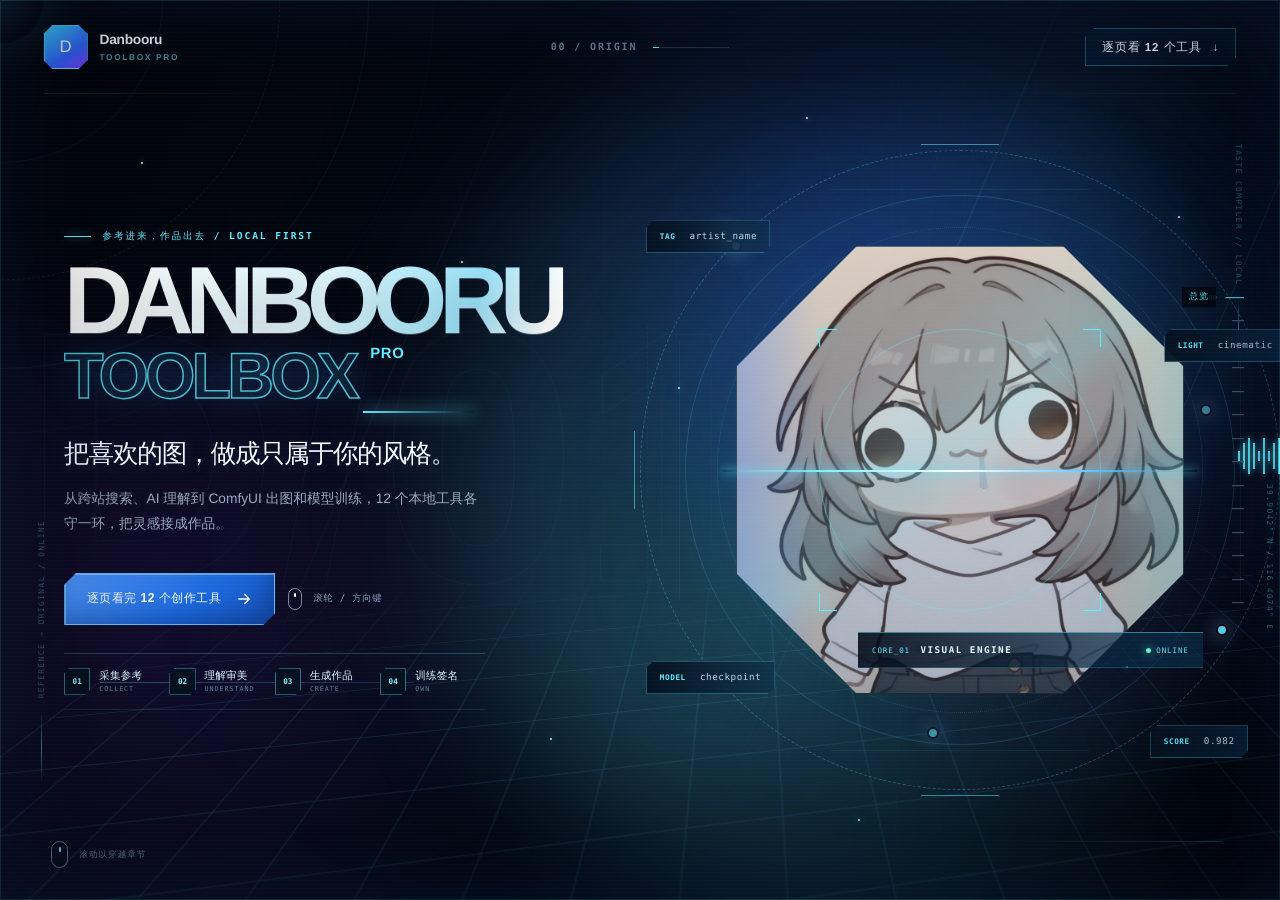
<file: index.html>
<!doctype html>
<html lang="zh-CN">
  <head>
    <meta charset="UTF-8" />
    <meta name="viewport" content="width=device-width, initial-scale=1.0, viewport-fit=cover" />
    <meta
      name="description"
      content="把喜欢的参考图做成只属于你的风格。Danbooru Toolbox Pro 把搜图、读图、ComfyUI 出图与 LoRA 训练连成一条本地创作工作流。"
    />
    <meta name="theme-color" content="#07101f" />
    <link rel="icon" type="image/png" href="./assets/logo--q2vQ9s1.png" />
    <title>Danbooru Toolbox Pro｜标签与图片助手</title>
    <script type="module"  src="./assets/promo-DiBejvJu.js"></script>
    <link rel="modulepreload"  href="./assets/rolldown-runtime-aKtaBQYM.js">
    <link rel="modulepreload"  href="./assets/modulepreload-polyfill-Dezn_h7o.js">
    <link rel="modulepreload"  href="./assets/gsap-vendor-B0QPNdJ0.js">
    <link rel="modulepreload"  href="./assets/react-vendor-CILzqOOf.js">
    <link rel="stylesheet"  href="./assets/promo-DQbBI6Af.css">
  </head>
  <body>
    <div id="promo-root"></div>
  </body>
</html>
</file>
<file: assets/promo-DQbBI6Af.css>
:root{--lightningcss-light: ;--lightningcss-dark:initial;color-scheme:dark;font-synthesis:none;text-rendering:geometricprecision;--promo-bg:#02040a;--promo-surface:#07111f;--promo-ink:#f7fbff;--promo-muted:#88a0ba;--promo-line:#74dcff33;--promo-accent:#3478ff;--promo-accent-bright:#61ecff;--promo-violet:#9d5cff;--promo-warm:#efc2a9;--promo-display:"Bahnschrift Condensed", "Arial Narrow", "Microsoft YaHei", sans-serif;--promo-body:"Segoe UI Variable Display", "Microsoft YaHei UI", "Microsoft YaHei", sans-serif;--promo-mono:"Cascadia Code", "SFMono-Regular", Consolas, monospace;--material-face:#060d17f0;--material-face-deep:#01050bfa;--material-edge:#daf4ff38;--material-edge-top:#effcff61;--material-contact:#00070fe0;--material-shadow:#0000008f;font-family:Segoe UI,Microsoft YaHei,system-ui,-apple-system,sans-serif}*{box-sizing:border-box}html,body,#promo-root{width:100%;min-width:100%;max-width:none}html{background:var(--promo-bg);scroll-behavior:smooth;min-width:320px;min-height:100%}html.promo-enhanced,html.promo-enhanced body{overscroll-behavior:none;height:100%;overflow:hidden}body{min-width:320px;min-height:100%;color:var(--promo-ink);font-family:var(--promo-body);background:#02040a;margin:0;overflow-x:hidden}#promo-root{background:#02040a;min-height:100%}button,a{color:inherit;font:inherit}button{border:0}a{text-decoration:none}button:focus-visible,a:focus-visible,[data-scene-heading]:focus-visible{outline:2px solid var(--promo-accent-bright);outline-offset:5px}[data-scene-heading]:focus{scroll-margin-top:7rem}.promo-root{--pointer-x:0;--pointer-y:0;--scene-a-rgb:97, 236, 255;--scene-b-rgb:52, 120, 255;isolation:isolate;background:radial-gradient(circle at calc(73% + var(--pointer-x) * 5%) calc(42% + var(--pointer-y) * 5%), #3175ff3d, transparent 30%), radial-gradient(circle at 12% 68%, #8335ff1f, transparent 31%), linear-gradient(122deg, #02040a 0%, #040914 43%, #020712 72%, #010207 100%);width:100%;min-width:100%;max-width:none;min-height:100svh;position:relative;overflow:clip}.promo-root[data-active-index="1"]{--scene-a-rgb:54, 223, 255;--scene-b-rgb:41, 101, 255}.promo-root[data-active-index="2"]{--scene-a-rgb:120, 226, 255;--scene-b-rgb:137, 76, 255}.promo-root[data-active-index="3"]{--scene-a-rgb:75, 231, 255;--scene-b-rgb:83, 83, 255}.promo-root[data-active-index="4"]{--scene-a-rgb:93, 255, 215;--scene-b-rgb:38, 143, 255}.promo-root[data-active-index="5"]{--scene-a-rgb:221, 252, 255;--scene-b-rgb:91, 104, 255}.promo-root:before{z-index:50;content:"";pointer-events:none;mix-blend-mode:screen;background:repeating-linear-gradient(#ffffff03 0 1px,#0000 1px 4px);position:fixed;inset:0}.promo-root:after{z-index:90;box-shadow:inset 0 0 90px rgba(var(--scene-b-rgb), .11), inset 0 0 190px #00000070;content:"";pointer-events:none;border:1px solid #61ecff21;position:fixed;inset:0}.ambient-tech{z-index:-1;pointer-events:none;width:100vw;min-width:100%;position:fixed;inset:0;overflow:hidden}.ambient-grid{z-index:1;opacity:.3;transform:translate3d(calc(var(--pointer-x) * -16px), calc(var(--pointer-y) * -12px), 0);background-image:linear-gradient(#46b9ff1c 1px,#0000 1px),linear-gradient(90deg,#46b9ff1c 1px,#0000 1px);background-position:50%;background-size:72px 72px;position:absolute;inset:0;-webkit-mask-image:radial-gradient(at 70% 44%,#000 0%,#000000a8 35%,#0000 79%);mask-image:radial-gradient(at 70% 44%,#000 0%,#000000a8 35%,#0000 79%)}.ambient-glow{z-index:2;aspect-ratio:1;background:conic-gradient(from 110deg, transparent, rgba(var(--scene-a-rgb), .23), rgba(var(--scene-b-rgb), .2), transparent);filter:blur(74px);pointer-events:none;width:min(68vw,1180px);transform:translate3d(calc(var(--pointer-x) * 30px), calc(var(--pointer-y) * 22px), 0);border-radius:50%;position:absolute;top:5%;right:-4%}.ambient-aurora,.ambient-depth,.ambient-lens{z-index:3;position:absolute;inset:0}.ambient-aurora i{opacity:.24;filter:blur(44px);mix-blend-mode:screen;will-change:transform;border-radius:50%;width:62vw;height:18vh;position:absolute}.ambient-aurora i:first-child{background:linear-gradient(90deg, transparent, rgba(var(--scene-a-rgb), .72), transparent);transform:rotate(-27deg) translate3d(calc(var(--pointer-x) * 24px), calc(var(--pointer-y) * 15px), 0);animation:9s ease-in-out infinite alternate auroraDriftA;top:4%;right:-13%}.ambient-aurora i:nth-child(2){background:linear-gradient(90deg, transparent, rgba(var(--scene-b-rgb), .58), transparent);width:74vw;transform:rotate(19deg) translate3d(calc(var(--pointer-x) * -18px), calc(var(--pointer-y) * 12px), 0);animation:12s ease-in-out -4s infinite alternate auroraDriftB;bottom:7%;right:8%}.ambient-aurora i:nth-child(3){background:linear-gradient(90deg, transparent, rgba(var(--scene-a-rgb), .4), transparent);width:48vw;height:11vh;animation:10s ease-in-out -2s infinite alternate auroraDriftC;top:43%;left:-26%;transform:rotate(-12deg)}.ambient-depth{opacity:.28;background:repeating-conic-gradient(from 202deg at 71% 51%, rgba(var(--scene-a-rgb), .24) 0 .08deg, transparent .12deg 6.8deg);transform:translate3d(calc(var(--pointer-x) * -10px), calc(var(--pointer-y) * -8px), 0);-webkit-mask-image:radial-gradient(circle at 71% 51%,#0000 0 9%,#000 21%,#0000 70%);mask-image:radial-gradient(circle at 71% 51%,#0000 0 9%,#000 21%,#0000 70%)}.ambient-lens{top:50%;left:71%;border:1px solid rgba(var(--scene-a-rgb), .14);width:min(82vmin,880px);height:min(82vmin,880px);box-shadow:0 0 90px rgba(var(--scene-b-rgb), .14), inset 0 0 70px rgba(var(--scene-a-rgb), .06);transform:translate3d(calc(-50% + var(--pointer-x) * 18px), calc(-50% + var(--pointer-y) * 14px), 0);border-radius:50%;inset:auto}.ambient-lens:before,.ambient-lens:after,.ambient-lens i{aspect-ratio:1;content:"";border-radius:50%;position:absolute;top:50%;left:50%;transform:translate(-50%,-50%)}.ambient-lens:before{border:1px dashed rgba(var(--scene-a-rgb), .2);width:76%}.ambient-lens:after{border:1px solid rgba(var(--scene-b-rgb), .22);width:44%}.ambient-lens i:first-child{border:1px solid rgba(var(--scene-a-rgb), .08);width:118%}.ambient-lens i:last-child{background:radial-gradient(circle, rgba(var(--scene-a-rgb), .18), transparent 70%);width:12%;box-shadow:0 0 58px rgba(var(--scene-a-rgb), .28)}@keyframes auroraDriftA{to{transform:rotate(-23deg) translate3d(calc(var(--pointer-x) * 24px + 5vw), calc(var(--pointer-y) * 15px + 2vh), 0)}}@keyframes auroraDriftB{to{transform:rotate(15deg) translate3d(calc(var(--pointer-x) * -18px - 4vw), calc(var(--pointer-y) * 12px - 3vh), 0)}}@keyframes auroraDriftC{to{transform:rotate(-7deg)translate(5vw,-2vh)}}.ambient-floor{z-index:3;opacity:.44;width:92%;height:82%;transform:perspective(700px) rotateX(63deg) rotateZ(-9deg) translate3d(calc(var(--pointer-x) * -18px), calc(var(--pointer-y) * 12px), 0);transform-origin:top;background-image:linear-gradient(#48c8ff47 1px,#0000 1px),linear-gradient(90deg,#48c8ff47 1px,#0000 1px);background-size:54px 54px;position:absolute;bottom:-43%;right:-14%;-webkit-mask-image:linear-gradient(#0000,#000 24%,#0000 82%);mask-image:linear-gradient(#0000,#000 24%,#0000 82%)}.ambient-beams,.ambient-stars,.ambient-scan{z-index:4;position:absolute;inset:0}.ambient-beams i{opacity:.28;background:linear-gradient(#0000 8%,#50e7ffa6 43%,#0000 77%);width:1px;height:150%;position:absolute;top:-25%;transform:rotate(23deg);box-shadow:0 0 30px #31b7ff8c}.ambient-beams i:first-child{left:28%}.ambient-beams i:nth-child(2){opacity:.5;width:2px;left:68%}.ambient-beams i:nth-child(3){opacity:.18;left:91%}.ambient-stars i{background:#b8f6ff;border-radius:50%;width:2px;height:2px;animation:3.4s ease-in-out infinite starPulse;position:absolute;box-shadow:0 0 9px #54eaff}.ambient-stars i:first-child{top:18%;left:11%}.ambient-stars i:nth-child(2){animation-delay:-.7s;top:29%;left:36%}.ambient-stars i:nth-child(3){animation-delay:-1.9s;top:13%;left:63%}.ambient-stars i:nth-child(4){animation-delay:-2.6s;top:67%;left:18%}.ambient-stars i:nth-child(5){animation-delay:-1.1s;top:82%;left:43%}.ambient-stars i:nth-child(6){animation-delay:-2.1s;top:51%;left:77%}.ambient-stars i:nth-child(7){animation-delay:-.3s;top:24%;left:92%}.ambient-stars i:nth-child(8){animation-delay:-3s;top:74%;left:88%}.ambient-stars i:nth-child(9){animation-delay:-1.6s;top:91%;left:67%}.ambient-stars i:nth-child(10){animation-delay:-2.4s;top:43%;left:53%}.ambient-scan{z-index:5;background:linear-gradient(90deg,#0000,#3dc5ff0f,#0000);width:38%;animation:8s ease-in-out infinite ambientSweep;transform:skew(-18deg)translate(-150%)}.ambient-hud{z-index:6;color:#82ddff59;letter-spacing:.2em;writing-mode:vertical-rl;align-items:center;gap:.8rem;font-family:ui-monospace,SFMono-Regular,Consolas,monospace;font-size:.48rem;display:flex;position:absolute;right:2.3rem}.ambient-hud i{background:linear-gradient(#0000,#61ecff8c,#0000);width:1px;height:72px}.ambient-hud--top{top:16%}.ambient-hud--bottom{bottom:13%;left:2.3rem;right:auto;transform:rotate(180deg)}@keyframes starPulse{50%{opacity:.2;transform:scale(.45)}}@keyframes ambientSweep{0%,18%{opacity:0;transform:skew(-18deg)translate(-150%)}38%,66%{opacity:1}84%,to{opacity:0;transform:skew(-18deg)translate(380%)}}.promo-header{z-index:70;pointer-events:none;grid-template-columns:1fr auto 1fr;align-items:center;width:100%;min-height:94px;padding:1.35rem clamp(1.5rem,3.4vw,4.6rem);display:grid;position:fixed;top:0;left:0}.promo-header:after{content:"";opacity:.5;background:linear-gradient(90deg,#61ecff47,#0000 22% 78%,#61ecff33);height:1px;position:absolute;bottom:0;left:clamp(1.5rem,3.4vw,4.6rem);right:clamp(1.5rem,3.4vw,4.6rem)}.promo-header>*{pointer-events:auto}.promo-brand{justify-self:start;align-items:center;gap:.75rem;display:inline-flex}.promo-brand-mark{clip-path:polygon(20% 0,80% 0,100% 20%,100% 80%,80% 100%,20% 100%,0 80%,0 20%);width:44px;height:44px;font-family:var(--promo-display);background:linear-gradient(145deg,#39d8ff,#3167ff 62%,#7f3cff);border:1px solid #61ecffbd;place-items:center;font-size:1.05rem;display:grid;box-shadow:0 0 0 4px #3478ff14,0 0 34px #34beff6b}.promo-brand>span:last-child{flex-direction:column;line-height:1;display:flex}.promo-brand strong{letter-spacing:-.02em;font-size:.86rem}.promo-brand small{color:#61ecffa8;letter-spacing:.2em;margin-top:.35rem;font-size:.52rem;font-weight:800}.promo-chapter{color:#9ac2dda8;letter-spacing:.18em;align-items:center;gap:1rem;font-family:ui-monospace,SFMono-Regular,Consolas,monospace;font-size:.63rem;font-weight:700;display:flex}.promo-chapter>i{background:#ffffff24;width:76px;height:1px;display:block;position:relative;overflow:hidden}.promo-chapter b{background:var(--promo-accent-bright);transition:width .5s cubic-bezier(.16,1,.3,1);position:absolute;inset:0 auto 0 0}.header-cta{clip-path:polygon(9px 0,100% 0,100% calc(100% - 9px),calc(100% - 9px) 100%,0 100%,0 9px);cursor:pointer;letter-spacing:.08em;background:#184f8e1a;border:1px solid #61ecff4d;justify-self:end;min-height:38px;padding:0 1rem;font-size:.72rem;font-weight:800;transition:color .2s,border-color .2s}.header-cta span{margin-left:.4rem;transition:transform .25s cubic-bezier(.16,1,.3,1);display:inline-block}.header-cta:hover{color:var(--promo-accent-bright);background:#2fb3ff1f;border-color:#61ecffcc}.header-cta:hover span{transform:translate(3px,-3px)}.promo-stage{min-height:100svh;position:relative}.promo-root[data-enhanced=true] .promo-stage{height:100svh;overflow:hidden}.promo-root[data-enhanced=true]{width:auto;min-width:0;max-width:none;height:auto;min-height:0;position:fixed;inset:0;overflow:hidden}.promo-section{transform-origin:68%;background:0 0;min-height:100svh;position:relative;overflow:hidden}.promo-section:after{z-index:0;content:"";opacity:.55;pointer-events:none;background:linear-gradient(90deg,#0000,#61ecff5c);width:clamp(190px,17vw,340px);height:1px;position:absolute;bottom:6.5vh;right:4.5vw}.promo-section[data-active=true]:before{animation:1.05s cubic-bezier(.16,1,.3,1) both sceneFieldBoot}.promo-section[data-active=true]:after{transform-origin:100%;animation:1.1s cubic-bezier(.16,1,.3,1) .18s both sceneRailBoot}@keyframes sceneFieldBoot{0%{opacity:0;transform:scale(.92)}to{opacity:1;transform:scale(1)}}@keyframes sceneRailBoot{0%{opacity:0;transform:scaleX(0)}to{opacity:.55;transform:scaleX(1)}}.promo-root[data-enhanced=true] .promo-section{opacity:0;visibility:hidden;position:absolute;inset:0}.promo-root[data-enhanced=true] .promo-section:not([data-active=true]) *{animation-play-state:paused!important}.promo-root[data-enhanced=true] .promo-section[data-active=true]{opacity:1;visibility:visible}.scene--organize,.scene--train{transform-origin:32%}.scene--final{transform-origin:50%}.scene-layout{--scene-pad-inline:clamp(4rem, 5vw, 7rem);--scene-pad-right:var(--scene-pad-inline);--scene-pad-top:clamp(7rem, 11vh, 9rem);--scene-pad-bottom:clamp(4.5rem, 8vh, 6.5rem);width:100%;max-width:none;min-height:100svh;padding:var(--scene-pad-top) var(--scene-pad-right) var(--scene-pad-bottom) var(--scene-pad-inline);align-items:center;gap:clamp(2rem,3.5vw,6rem);margin:0;display:grid;position:relative}.scene-layout>*{min-width:0}.scene-copy{z-index:4;max-width:620px;position:relative}.scene-kicker{color:var(--promo-accent-bright);letter-spacing:.2em;text-transform:uppercase;text-shadow:0 0 18px #61ecff61;margin:0 0 1.45rem;font-family:ui-monospace,SFMono-Regular,Consolas,monospace;font-size:clamp(.6rem,.72vw,.72rem);font-weight:800}.scene-kicker:before{background:var(--promo-accent-bright);content:"";vertical-align:middle;width:1.7rem;height:1px;margin-right:.7rem;display:inline-block;box-shadow:0 0 10px #61ecffcc}.scene-number{color:#7ea4dc12;font-family:var(--promo-display);pointer-events:none;font-size:clamp(8rem,13vw,13rem);line-height:1;position:absolute;top:-5.1rem;left:-.08em}.feature-title{font-family:var(--promo-display);letter-spacing:0;text-shadow:0 0 34px #2a93ff21;margin:0;font-size:clamp(3rem,5.2vw,6.1rem);font-weight:950;line-height:1.08}.feature-title-line{white-space:nowrap;display:block}.feature-lead{color:#a9b6c8;max-width:34rem;margin:clamp(1.4rem,3vh,2rem) 0 0;font-size:clamp(.9rem,1.15vw,1.12rem);line-height:1.85}.feature-facts{border-top:1px solid var(--promo-line);gap:clamp(2rem,5vw,4.5rem);margin-top:clamp(2rem,4vh,3.2rem);padding-top:1.4rem;display:flex}.feature-facts div{flex-direction:column;display:flex}.feature-facts strong{font-family:var(--promo-display);font-size:clamp(1.2rem,2vw,2rem)}.feature-facts span{color:var(--promo-muted);letter-spacing:.12em;margin-top:.4rem;font-size:.67rem}.promo-root[data-enhanced=true] .promo-reveal{opacity:0}.promo-root[data-enhanced=true] .promo-section[data-active=true] .promo-reveal{animation:.64s cubic-bezier(.16,1,.3,1) both promoReveal}.promo-root[data-enhanced=true] .promo-section[data-active=true] .promo-reveal:first-child{animation-delay:.18s}.promo-root[data-enhanced=true] .promo-section[data-active=true] .promo-reveal:nth-child(2){animation-delay:.24s}.promo-root[data-enhanced=true] .promo-section[data-active=true] .promo-reveal:nth-child(3){animation-delay:.3s}.promo-root[data-enhanced=true] .promo-section[data-active=true] .promo-reveal:nth-child(4){animation-delay:.36s}.promo-root[data-enhanced=true] .promo-section[data-active=true] .promo-reveal:nth-child(5){animation-delay:.42s}@keyframes promoReveal{0%{opacity:0;transform:translateY(20px)}to{opacity:1;transform:translateY(0)}}.hero-layout{grid-template-columns:minmax(0,1.05fr) minmax(360px,.95fr)}.hero-title{font-family:var(--promo-display);letter-spacing:-.085em;text-transform:uppercase;flex-direction:column;margin:0;font-size:clamp(4.2rem,7.7vw,9.2rem);font-weight:950;line-height:.78;display:flex}.hero-title>span:last-child{color:#0000;-webkit-text-stroke:1.2px #f3f6fbb8;letter-spacing:-.06em;margin-top:.22em;font-size:.68em}.hero-title em{color:var(--promo-accent-bright);vertical-align:top;-webkit-text-stroke:0;letter-spacing:.04em;font-size:.23em;font-style:normal;display:inline-block;transform:translateY(-.22em)}.hero-lead{font-family:var(--promo-display);letter-spacing:-.045em;margin:clamp(1.8rem,4vh,3.2rem) 0 0;font-size:clamp(1.25rem,2vw,2.05rem);font-weight:900}.hero-detail{max-width:39rem;color:var(--promo-muted);margin:1rem 0 0;font-size:clamp(.86rem,1.05vw,1.05rem);line-height:1.8}.hero-actions,.final-actions{align-items:center;gap:.8rem;margin-top:clamp(1.8rem,4vh,3rem);display:flex}.hero-control-note{color:var(--promo-muted);letter-spacing:.08em;align-items:center;gap:.7rem;font-family:ui-monospace,SFMono-Regular,Consolas,monospace;font-size:.58rem;display:inline-flex}.promo-button{cursor:pointer;letter-spacing:.04em;border:1px solid #0000;border-radius:999px;justify-content:center;align-items:center;gap:.85rem;min-height:52px;padding:0 1.35rem;font-size:.76rem;font-weight:850;transition:transform .28s cubic-bezier(.16,1,.3,1),background .2s,border-color .2s;display:inline-flex}.promo-button svg{fill:none;stroke:currentColor;stroke-linecap:round;stroke-linejoin:round;stroke-width:1.8px;width:18px;transition:transform .25s cubic-bezier(.16,1,.3,1)}.promo-button:hover{transform:translateY(-3px)}.promo-button:hover svg{transform:translate(4px)}.promo-button--primary{background:var(--promo-accent);box-shadow:0 14px 40px #3576eb3d}.promo-button--primary:hover{background:#609bff}.promo-button--ghost{background:#ffffff06;border-color:#ffffff2b}.promo-button--ghost:hover{border-color:#8bb8ff8c}.button-wheel{border:1px solid #ffffff80;border-radius:10px;width:14px;height:22px;display:block;position:relative}.button-wheel:after{content:"";background:#fff;border-radius:2px;width:2px;height:4px;animation:1.7s ease-in-out infinite wheelDot;position:absolute;top:4px;left:5px}@keyframes wheelDot{0%{opacity:0;transform:translateY(0)}25%{opacity:1}75%{opacity:1}to{opacity:0;transform:translateY(7px)}}.hero-proof{color:#718097;letter-spacing:.09em;text-transform:uppercase;align-items:center;gap:.65rem;margin-top:clamp(1.8rem,4vh,3.5rem);font-family:ui-monospace,SFMono-Regular,Consolas,monospace;font-size:.58rem;display:flex}.hero-proof i{background:var(--promo-accent);border-radius:50%;width:3px;height:3px}.hero-visual{aspect-ratio:1;width:min(42vw,650px);transform:translate3d(calc(var(--pointer-x) * 22px), calc(var(--pointer-y) * 15px), 0);justify-self:center;transition:transform .2s ease-out;position:relative}.hero-mascot-halo{filter:blur(58px);background:#679dff40;border-radius:50%;position:absolute;inset:12%}.hero-mascot-frame{background:#dbc6b8;border:1px solid #ffffff38;border-radius:50%;position:absolute;inset:13%;overflow:hidden;box-shadow:0 35px 90px #0000006b,inset 0 0 0 11px #ffffff09}.hero-mascot-frame:after{content:"";background:linear-gradient(140deg,#0000 35%,#5893ff2e);position:absolute;inset:0}.hero-mascot-frame img{object-fit:cover;width:100%;height:100%;transform:scale(1.03)}.hero-orbit{border:1px solid #8db4ee38;border-radius:50%;position:absolute}.hero-orbit:before,.hero-orbit:after{border:2px solid var(--promo-bg);background:var(--promo-accent-bright);content:"";border-radius:50%;width:8px;height:8px;position:absolute;box-shadow:0 0 18px #8bb8ffcc}.hero-orbit--outer{animation:24s linear infinite orbitSpin;inset:1%}.hero-orbit--outer:before{top:14%;left:14%}.hero-orbit--outer:after{bottom:24%;right:8%}.hero-orbit--inner{opacity:.55;border-style:dashed;animation:18s linear infinite reverse orbitSpin;inset:8%}.hero-orbit--inner:before{top:38%;right:4%}.hero-orbit--inner:after{bottom:1%;left:44%}@keyframes orbitSpin{to{transform:rotate(360deg)}}.orbit-label{color:#b7c5d8;letter-spacing:.06em;-webkit-backdrop-filter:blur(12px);backdrop-filter:blur(12px);background:#071120b8;border:1px solid #96b9eb33;border-radius:999px;padding:.55rem .75rem;font-family:ui-monospace,SFMono-Regular,Consolas,monospace;font-size:.58rem;animation:4s ease-in-out infinite labelFloat;position:absolute;box-shadow:0 12px 36px #00000038}.orbit-label--two{animation-delay:-1.2s;top:28%;right:-4%}.orbit-label--three{animation-delay:-2.1s;bottom:16%;left:-3%}.orbit-label--four{animation-delay:-3s;bottom:5%;right:3%}@keyframes labelFloat{0%,to{transform:translateY(0)}50%{transform:translateY(-8px)}}.hero-scanline{background:linear-gradient(90deg,#0000,#7baeffb3,#0000);width:88%;height:1px;animation:4.6s ease-in-out infinite scanLine;position:absolute;top:50%;left:6%;overflow:visible;box-shadow:0 0 15px #5493ff8c}@keyframes scanLine{0%,to{opacity:0;transform:translateY(-150px)}18%,82%{opacity:.75}50%{transform:translateY(150px)}}.hero-coordinate{color:#c2d2e873;letter-spacing:.16em;writing-mode:vertical-rl;font-family:ui-monospace,SFMono-Regular,Consolas,monospace;font-size:.5rem;position:absolute;bottom:28%;right:2%}.hero-layout{isolation:isolate;grid-template-columns:minmax(0,.9fr) minmax(0,1.1fr)}.hero-layout:before{z-index:-1;color:#0000;content:"D/01";font-family:var(--promo-display);opacity:.12;pointer-events:none;-webkit-text-stroke:1px #54c1ff6b;font-size:clamp(15rem,28vw,36rem);font-weight:950;line-height:.7;position:absolute;top:50%;left:1.6vw;transform:translateY(-47%)}.hero-copy{max-width:830px}.hero-title{z-index:3;filter:drop-shadow(0 0 24px #4285ff21);font-size:clamp(4.8rem,7.45vw,9.5rem);line-height:.75;position:relative}.hero-title>span:first-child{box-sizing:content-box;color:#0000;text-shadow:0 0 42px #5ce2ff29;background:linear-gradient(110deg,#fff 8%,#d7f8ff 51%,#7adfff 79%,#fff 94%);-webkit-background-clip:text;background-clip:text;align-self:flex-start;width:max-content;max-width:none;padding-inline-end:.14em;overflow:visible}.hero-title>span:last-child{color:#61ecff0f;-webkit-text-stroke:1.5px #61ecffc7;text-shadow:0 0 34px #35a0ff45;position:relative}.hero-title>span:last-child:after{background:linear-gradient(90deg, var(--promo-accent-bright), transparent);width:26%;height:.035em;box-shadow:0 0 15px var(--promo-accent-bright);content:"";position:absolute;bottom:-.2em;right:3%}.hero-lead{color:#f4fbff;text-shadow:0 0 28px #4cbbff2e}.hero-detail{color:#98abc0}.promo-button{clip-path:polygon(12px 0,100% 0,100% calc(100% - 12px),calc(100% - 12px) 100%,0 100%,0 12px);border-radius:0}.promo-button--primary{background:linear-gradient(110deg,#2e6aff,#18bddd 72%,#64efff);border-color:#79f1ff85;position:relative;box-shadow:0 0 0 1px #359dff1f,0 0 34px #30a6ff52,inset 0 0 20px #ffffff1a}.promo-button--primary:hover{background:linear-gradient(110deg,#417cff,#34d7ef 72%,#9bf7ff);box-shadow:0 0 44px #30c4ff73}.hero-proof{color:#7090a8;background:linear-gradient(90deg,#1f8fce17,#0000);border-left:1px solid #61ecff6b;width:fit-content;padding:.72rem .95rem}.hero-visual{width:min(49vw,920px,90svh);transform:translate3d(calc(var(--pointer-x) * 32px), calc(var(--pointer-y) * 22px), 0);justify-self:end;margin-inline-end:calc(-1 * var(--scene-pad-right))}.hero-reactor-shell{opacity:.82;background:linear-gradient(var(--promo-accent-bright), var(--promo-accent-bright)) 50% 0 / 12% 1px no-repeat, linear-gradient(var(--promo-accent-bright), var(--promo-accent-bright)) 50% 100% / 12% 1px no-repeat, linear-gradient(var(--promo-accent-bright), var(--promo-accent-bright)) 0 50% / 1px 12% no-repeat, linear-gradient(var(--promo-accent-bright), var(--promo-accent-bright)) 100% 50% / 1px 12% no-repeat;filter:drop-shadow(0 0 12px #61ecff57);position:absolute;inset:-1%}.hero-reactor-shell:before,.hero-reactor-shell:after{clip-path:polygon(27% 0,73% 0,100% 27%,100% 73%,73% 100%,27% 100%,0 73%,0 27%);content:"";border:1px solid #64daff2e;position:absolute;inset:7%}.hero-reactor-shell:after{opacity:.48;border-style:dashed;animation:3.8s ease-in-out infinite reactorBreathe;inset:2%}.hero-mascot-halo{filter:blur(70px);background:linear-gradient(135deg,#2f6cff7a,#50ebff47,#9e42ff4d);border-radius:34%;inset:10%}.hero-mascot-frame{clip-path:polygon(27% 0,73% 0,100% 27%,100% 73%,73% 100%,27% 100%,0 73%,0 27%);background:#0b1421;border:1px solid #77eeffc2;border-radius:0;inset:15%;box-shadow:0 0 0 9px #226eb714,0 0 76px #2aa2ff66,inset 0 0 70px #237cff29}.hero-mascot-frame:before{z-index:2;content:"";pointer-events:none;background:linear-gradient(90deg,#3478ff52,#0000 18% 82%,#61ecff3d),linear-gradient(#0308120a,#0d2b4e4d);position:absolute;inset:0}.hero-mascot-frame:after{z-index:3;background:linear-gradient(140deg,#0000 29%,#76f1ff2e 48%,#0000 54%)}.hero-mascot-frame img{filter:saturate(.72)contrast(1.13)brightness(.93)hue-rotate(3deg);transform:scale(1.08)}.hero-image-grid{z-index:4;opacity:.26;pointer-events:none;background-image:linear-gradient(#49d6ff2e 1px,#0000 1px),linear-gradient(90deg,#49d6ff2e 1px,#0000 1px);background-size:32px 32px;position:absolute;inset:0;-webkit-mask-image:linear-gradient(#0000,#000 40%,#0000 90%);mask-image:linear-gradient(#0000,#000 40%,#0000 90%)}.hero-orbit{filter:drop-shadow(0 0 9px #3bb5ff38);border-color:#60daff52;border-radius:50%}.hero-orbit--outer{border-style:dashed;border-width:1px;inset:0}.hero-orbit--inner{border-style:solid;inset:7%;box-shadow:inset 0 0 40px #267aff14}.hero-orbit--micro{opacity:.62;border-style:dotted;animation:12s linear infinite orbitSpin;inset:12%}.hero-reticle{z-index:7;border:1px solid #61ecff5c;border-radius:50%;position:absolute;inset:28%}.hero-reticle i{border-color:var(--promo-accent-bright);width:18px;height:18px;filter:drop-shadow(0 0 6px var(--promo-accent-bright));border-style:solid;position:absolute}.hero-reticle i:first-child{border-width:1px 0 0 1px;top:-1px;left:-1px}.hero-reticle i:nth-child(2){border-width:1px 1px 0 0;top:-1px;right:-1px}.hero-reticle i:nth-child(3){border-width:0 1px 1px 0;bottom:-1px;right:-1px}.hero-reticle i:nth-child(4){border-width:0 0 1px 1px;bottom:-1px;left:-1px}.orbit-label{z-index:8;color:#bdd7e6;clip-path:polygon(7px 0,100% 0,100% calc(100% - 7px),calc(100% - 7px) 100%,0 100%,0 7px);background:linear-gradient(100deg,#05111ff0,#0e304e99);border-color:#5ce1ff52;border-radius:0;padding:.62rem .78rem;box-shadow:0 0 24px #28a4ff21}.orbit-label b{color:var(--promo-accent-bright);margin-right:.5rem;font-size:.48rem}.orbit-label--one{top:11%;left:1%}.orbit-label--two{top:28%;right:-1%}.orbit-label--three{bottom:15%;left:1%}.orbit-label--four{bottom:5%;right:5%}.hero-scanline{z-index:9;background:linear-gradient(90deg,#0000,#78f1ff 20%,#fff 50%,#58bfff 80%,#0000);width:74%;height:2px;left:13%;box-shadow:0 0 8px #61ecff,0 0 28px #3494ffbf}.hero-core-status{z-index:8;background:linear-gradient(90deg,#040d1be6,#0d395c94);border-top:1px solid #61ecff7a;border-bottom:1px solid #61ecff2e;grid-template-columns:auto 1fr auto;align-items:center;gap:.65rem;width:54%;padding:.72rem .9rem;font-family:ui-monospace,SFMono-Regular,Consolas,monospace;display:grid;position:absolute;bottom:19%;right:12%}.hero-core-status span,.hero-core-status i{color:var(--promo-accent-bright);letter-spacing:.12em;font-size:.47rem;font-style:normal}.hero-core-status strong{color:#e3f8ff;letter-spacing:.16em;font-size:.58rem}.hero-core-status i:before{content:"";background:#61ffd1;border-radius:50%;width:5px;height:5px;margin-right:.35rem;display:inline-block;box-shadow:0 0 10px #61ffd1}.hero-waveform{z-index:8;align-items:center;gap:3px;height:36px;display:flex;position:absolute;top:45%;right:0}.hero-waveform i{background:var(--promo-accent-bright);width:2px;height:30%;animation:1.4s ease-in-out infinite alternate waveSignal;box-shadow:0 0 6px #61ecffcc}.hero-waveform i:nth-child(2n){height:72%;animation-delay:-.4s}.hero-waveform i:nth-child(3n){height:100%;animation-delay:-.8s}.hero-coordinate{color:#69d9ff7a;bottom:25%;right:1%}@keyframes waveSignal{to{opacity:.35;height:12%}}@keyframes reactorBreathe{50%{opacity:.22;transform:scale(.985)}}.feature-layout{grid-template-columns:minmax(300px,.78fr) minmax(480px,1.22fr)}.feature-layout--reverse{grid-template-columns:minmax(480px,1.18fr) minmax(300px,.82fr)}.search-console{clip-path:polygon(28px 0,100% 0,100% calc(100% - 28px),calc(100% - 28px) 100%,0 100%,0 28px);width:100%;max-width:940px;transform:perspective(1300px) rotateY(-7deg) rotateX(2deg) translate3d(calc(var(--pointer-x) * -12px), calc(var(--pointer-y) * -8px), 0);background:linear-gradient(150deg,#0a1f35f5,#030913fa);border:1px solid #61ecff4d;border-radius:0;padding:clamp(1.1rem,2vw,1.8rem);position:relative;overflow:hidden;box-shadow:0 0 0 1px #3281ff14,0 0 80px #1e80ff33,0 45px 110px #0000007a}.search-console:before{content:"";pointer-events:none;background:linear-gradient(125deg,#3ad2ff21,#0000 28%),repeating-linear-gradient(90deg,#0000 0 47px,#46c8ff06 48px);position:absolute;inset:0}.console-topline,.console-footer,.source-row{align-items:center;display:flex;position:relative}.console-topline{color:#8595aa;letter-spacing:.15em;justify-content:space-between;margin-bottom:1.2rem;font-family:ui-monospace,SFMono-Regular,Consolas,monospace;font-size:.56rem;font-weight:800}.console-status{color:#96c6ff}.console-status i{background:#79b1ff;border-radius:50%;width:6px;height:6px;margin-right:.42rem;animation:1.6s ease-in-out infinite statusPulse;display:inline-block;box-shadow:0 0 12px #79b1ff}@keyframes statusPulse{50%{opacity:.35}}.search-field{background:#1c71a00f;border:1px solid #61ecff38;border-radius:0;align-items:center;gap:.8rem;min-height:58px;padding:0 1rem;display:flex;position:relative;box-shadow:inset 0 0 26px #2981ff0f}.search-symbol{color:var(--promo-accent-bright);font-size:1.55rem;line-height:1}.search-query{color:#edf3fc;flex:1;font-family:ui-monospace,SFMono-Regular,Consolas,monospace;font-size:clamp(.72rem,1.1vw,.95rem)}.search-shortcut{color:#708097;border:1px solid #ffffff21;border-radius:.42rem;padding:.3rem .46rem;font-size:.58rem}.source-row{color:#66768c;letter-spacing:.09em;white-space:nowrap;gap:clamp(.65rem,1.5vw,1.35rem);margin:1rem 0;font-size:.52rem;font-weight:850;overflow:hidden}.source-row .is-active{color:var(--promo-accent-bright)}.result-grid{grid-template-rows:repeat(2,minmax(130px,18vh));grid-template-columns:1.35fr .9fr .9fr;gap:.75rem;display:grid}.result-tile{background-color:#15243a;border:1px solid #63dbff2b;border-radius:.15rem;min-height:0;position:relative;overflow:hidden}.result-tile:before,.result-tile:after{content:"";border-radius:50%;position:absolute}.result-tile:before{aspect-ratio:1;filter:blur(2px);background:#ffffff2e;width:55%;top:15%;left:20%}.result-tile:after{aspect-ratio:1;border:1px solid #ffffff40;width:80%;bottom:-30%;right:-16%}.result-tile span{z-index:3;color:#ffffffbf;letter-spacing:.1em;font-family:ui-monospace,SFMono-Regular,Consolas,monospace;font-size:.48rem;position:absolute;bottom:.7rem;right:.8rem}.result-tile--portrait{background:#d6bfae;grid-row:1/3}.result-tile--portrait:before,.result-tile--portrait:after{display:none}.result-tile--portrait img{object-fit:cover;filter:saturate(.82)contrast(1.04);width:100%;height:100%;transition:transform .8s cubic-bezier(.16,1,.3,1)}.search-console:hover .result-tile--portrait img{transform:scale(1.035)}.result-tile--violet{background:linear-gradient(145deg,#374f82,#76678e)}.result-tile--blue{background:linear-gradient(145deg,#1e5b83,#6bb3c4)}.result-tile--peach{background:linear-gradient(145deg,#805e64,#e6ae8c)}.console-footer{color:#607088;letter-spacing:.12em;justify-content:space-between;gap:1rem;margin-top:1rem;font-family:ui-monospace,SFMono-Regular,Consolas,monospace;font-size:.48rem}.console-footer div{flex:1;gap:4px;display:flex}.console-footer i{background:#ffffff14;flex:1;height:2px;overflow:hidden}.console-footer i:after{background:var(--promo-accent);content:"";transform-origin:0;width:100%;height:100%;animation:2.4s ease-in-out infinite alternate indexBar;display:block}.console-footer i:nth-child(2):after{animation-delay:-.4s}.console-footer i:nth-child(3):after{animation-delay:-1.2s}.console-footer i:nth-child(4):after{animation-delay:-.8s}.console-footer i:nth-child(5):after{animation-delay:-1.7s}@keyframes indexBar{0%{transform:scaleX(.12)}to{transform:scaleX(.95)}}.asset-intelligence{aspect-ratio:1.05;width:min(48vw,820px);transform:translate3d(calc(var(--pointer-x) * 12px), calc(var(--pointer-y) * 10px), 0);justify-self:center;position:relative}.asset-photo{clip-path:polygon(30px 0,100% 0,100% calc(100% - 30px),calc(100% - 30px) 100%,0 100%,0 30px);background:#dac4b4;border:1px solid #61ecff61;border-radius:0;position:absolute;inset:5% 22% 5% 10%;overflow:hidden;box-shadow:0 0 58px #2299ff2e,0 38px 90px #0000007a}.asset-photo:after{content:"";background:linear-gradient(90deg,#0000 49.8%,#ffffff2e 50%,#0000 50.2%),linear-gradient(#0000 49.8%,#ffffff2e 50%,#0000 50.2%),linear-gradient(#0000 62%,#0309128c);position:absolute;inset:0}.asset-photo img{object-fit:cover;width:100%;height:100%}.asset-focus{z-index:2;border:1px solid #7eb8ffcc;width:54px;height:54px;position:absolute}.asset-focus:before,.asset-focus:after{content:"";background:#7eb8ffcc;position:absolute}.asset-focus:before{width:70px;height:1px;top:50%;left:-8px}.asset-focus:after{width:1px;height:70px;top:-8px;left:50%}.asset-focus--one{top:30%;left:31%}.asset-focus--two{width:34px;height:34px;bottom:22%;right:18%}.asset-data{z-index:4;clip-path:polygon(8px 0,100% 0,100% calc(100% - 8px),calc(100% - 8px) 100%,0 100%,0 8px);-webkit-backdrop-filter:blur(16px);backdrop-filter:blur(16px);background:linear-gradient(110deg,#040e1bf0,#0b3148c7);border:1px solid #61ecff47;border-radius:0;grid-template-columns:1fr auto;gap:.25rem 2rem;width:min(260px,42%);padding:1rem 1.15rem;display:grid;position:absolute;box-shadow:0 0 34px #1d91ff21,0 18px 50px #00000057}.asset-data small{color:var(--promo-accent-bright);letter-spacing:.16em;grid-column:1/3;font-family:ui-monospace,SFMono-Regular,Consolas,monospace;font-size:.48rem;font-weight:800}.asset-data strong{text-overflow:ellipsis;font-size:.78rem;overflow:hidden}.asset-data span{color:#9baabd;font-family:ui-monospace,SFMono-Regular,Consolas,monospace;font-size:.65rem}.asset-index{color:#596a82;letter-spacing:.18em;font-family:ui-monospace,SFMono-Regular,Consolas,monospace;font-size:.52rem;position:absolute;bottom:2%;left:11%}.asset-crosshair{width:1px;height:1px;box-shadow:0 0 0 1px var(--promo-accent-bright);position:absolute}.asset-crosshair:before,.asset-crosshair:after{content:"";background:#7baeff66;position:absolute}.asset-crosshair:before{width:140px;height:1px;top:0;left:-70px}.asset-crosshair:after{width:1px;height:140px;top:-70px;left:0}.asset-crosshair--one{top:18%;left:4%}.asset-crosshair--two{bottom:21%;right:13%}.feature-tags{flex-wrap:wrap;gap:.55rem;margin-top:2rem;display:flex}.feature-tags span{clip-path:polygon(6px 0,100% 0,100% calc(100% - 6px),calc(100% - 6px) 100%,0 100%,0 6px);color:#8fa1b8;letter-spacing:.06em;background:#238bc10d;border:1px solid #97b8e62b;border-radius:0;padding:.6rem .85rem;font-size:.64rem}.creation-pipeline{width:min(57vw,1040px);min-height:430px;transform:translate3d(calc(var(--pointer-x) * -9px), calc(var(--pointer-y) * 8px), 0);grid-template-columns:repeat(3,1fr);justify-self:end;align-items:center;gap:clamp(1rem,2vw,2rem);display:grid;position:relative}.pipeline-beam{z-index:0;background:#61ecff3d;height:1px;position:absolute;top:50%;left:7%;right:7%;overflow:hidden;box-shadow:0 0 18px #33bbff40}.pipeline-beam span{background:linear-gradient(90deg,#0000,#72a9ff,#0000);width:30%;height:100%;animation:2.8s ease-in-out infinite beamTravel;display:block}@keyframes beamTravel{0%{transform:translate(-100%)}to{transform:translate(430%)}}.pipeline-node{z-index:2;clip-path:polygon(18px 0,100% 0,100% calc(100% - 18px),calc(100% - 18px) 100%,0 100%,0 18px);background:linear-gradient(155deg,#0a233af7,#030a14fa);border:1px solid #61ecff40;border-radius:0;min-height:280px;padding:clamp(1.2rem,2vw,1.8rem);position:relative;box-shadow:0 0 38px #2180ff1a,0 30px 74px #0000006b}.pipeline-node--prompt{transform:translateY(-34px)}.pipeline-node--output{transform:translateY(22px)}.node-index{color:#8bb8ff52;font-family:var(--promo-display);margin-bottom:clamp(3.2rem,8vh,5.4rem);font-size:2.2rem;line-height:1}.pipeline-node small{color:var(--promo-accent-bright);letter-spacing:.17em;font-family:ui-monospace,SFMono-Regular,Consolas,monospace;font-size:.49rem;font-weight:800;display:block}.pipeline-node strong{margin-top:.45rem;font-size:clamp(.9rem,1.2vw,1.16rem);display:block}.tag-stream{flex-wrap:wrap;gap:.34rem;margin-top:1rem;display:flex}.tag-stream span{color:#9ebff3;background:#4d8dff21;border-radius:.35rem;padding:.35rem .48rem;font-family:ui-monospace,SFMono-Regular,Consolas,monospace;font-size:.47rem}.prompt-lines{flex-direction:column;gap:.45rem;margin-top:1rem;display:flex}.prompt-lines i{background:#ffffff1c;border-radius:4px;height:4px}.prompt-lines i:nth-child(2){width:74%}.prompt-lines i:nth-child(3){background:#5694ff73;width:48%}.output-preview{background:#dbc4b3;border-radius:.6rem;height:74px;margin-top:1rem;overflow:hidden}.output-preview img{object-fit:cover;object-position:50% 28%;width:100%;height:100%}.pipeline-pulse{z-index:3;background:var(--promo-accent-bright);border-radius:50%;width:8px;height:8px;animation:1.7s ease-in-out infinite nodePulse;position:absolute;top:calc(50% - 4px);box-shadow:0 0 20px #79adffe6}.pipeline-pulse--one{left:32.4%}.pipeline-pulse--two{animation-delay:-.8s;right:32.4%}@keyframes nodePulse{50%{opacity:.4;transform:scale(1.8)}}.pipeline-caption{color:#52647d;letter-spacing:.18em;font-family:ui-monospace,SFMono-Regular,Consolas,monospace;font-size:.5rem;position:absolute;bottom:0;right:0}.training-layout{grid-template-columns:minmax(310px,.7fr) minmax(540px,1.3fr)}.training-metrics{border-top:1px solid var(--promo-line);gap:clamp(1.5rem,4vw,3rem);margin-top:2.2rem;padding-top:1.4rem;display:flex}.training-metrics div{grid-template-columns:auto auto;gap:.25rem .7rem;display:grid}.training-metrics span{color:#708096;letter-spacing:.17em;grid-column:1/3;font-family:ui-monospace,SFMono-Regular,Consolas,monospace;font-size:.5rem;font-weight:800}.training-metrics strong{font-family:var(--promo-display);font-size:1.35rem}.training-metrics i{color:#76b0ff;align-self:end;padding-bottom:.2rem;font-family:ui-monospace,SFMono-Regular,Consolas,monospace;font-size:.5rem;font-style:normal}.training-stage{aspect-ratio:1.42;width:min(58vw,1040px);transform:perspective(1300px) rotateY(-6deg) rotateX(1deg) translate3d(calc(var(--pointer-x) * -10px), calc(var(--pointer-y) * 7px), 0);justify-self:end;position:relative}.training-window{clip-path:polygon(26px 0,100% 0,100% calc(100% - 26px),calc(100% - 26px) 100%,0 100%,0 26px);background:#eef3f8;border:1px solid #61ecff57;border-radius:0;position:absolute;inset:4% 0 11% 3%;overflow:hidden;box-shadow:0 0 62px #2088ff2e,0 42px 100px #0000007a}.window-bar{z-index:3;background:#081220f0;align-items:center;gap:.35rem;width:100%;height:38px;padding:0 .8rem;display:flex;position:absolute;top:0;left:0}.window-bar i{background:#40506a;border-radius:50%;width:7px;height:7px}.window-bar i:first-child{background:#ff9f8c}.window-bar i:nth-child(2){background:#eac47b}.window-bar i:nth-child(3){background:#78bfa1}.window-bar span{color:#728198;letter-spacing:.14em;margin-left:auto;font-family:ui-monospace,SFMono-Regular,Consolas,monospace;font-size:.47rem}.training-window img{object-fit:cover;object-position:50% 17%;width:100%;height:100%;transform:scale(1.06)}.metric-overlay{z-index:4;clip-path:polygon(12px 0,100% 0,100% calc(100% - 12px),calc(100% - 12px) 100%,0 100%,0 12px);-webkit-backdrop-filter:blur(14px);backdrop-filter:blur(14px);background:linear-gradient(130deg,#030d1af5,#082a41e8);border:1px solid #61ecff52;border-radius:0;width:min(52%,430px);padding:1rem 1.2rem .8rem;position:absolute;bottom:2%;right:-2%;box-shadow:0 0 38px #22a7ff29,0 24px 60px #0000007a}.metric-head,.metric-axis{color:#73839a;letter-spacing:.13em;justify-content:space-between;font-family:ui-monospace,SFMono-Regular,Consolas,monospace;font-size:.45rem;display:flex}.metric-head strong{color:#7fb5ff}.metric-overlay svg{width:100%;height:105px;margin-top:.5rem;display:block;overflow:visible}.chart-grid{fill:none;stroke:#ffffff12;stroke-width:1px}.chart-line{fill:none;stroke:#6ca7ff;stroke-linecap:round;stroke-width:2px;stroke-dasharray:700;stroke-dashoffset:700px;filter:drop-shadow(0 0 5px #5e9eff80)}.promo-section[data-active=true] .chart-line{animation:1.65s cubic-bezier(.16,1,.3,1) .35s forwards drawChart}@keyframes drawChart{to{stroke-dashoffset:0}}.training-chip{z-index:5;color:var(--promo-accent-bright);clip-path:polygon(7px 0,100% 0,100% calc(100% - 7px),calc(100% - 7px) 100%,0 100%,0 7px);letter-spacing:.12em;background:#07182c;border:1px solid #90b9f140;border-radius:0;padding:.65rem .9rem;font-family:ui-monospace,SFMono-Regular,Consolas,monospace;font-size:.5rem;position:absolute;top:0;right:8%}.final-scene{text-align:center;flex-direction:column;justify-content:center;align-items:center;min-height:100svh;padding:7.5rem 2rem 6rem;display:flex;position:relative}.final-scene:before{content:"";background:radial-gradient(circle at 50% 48%,#4a87f129,#0000 35%);position:absolute;inset:0}.final-aperture{aspect-ratio:1;opacity:.27;width:min(60vw,760px);position:absolute;top:50%;left:50%;transform:translate(-50%,-50%)}.final-aperture img{object-fit:cover;filter:grayscale(.4)contrast(1.1);border-radius:50%;width:38%;height:38%;position:absolute;inset:31%;-webkit-mask-image:radial-gradient(circle,#000 40%,#0000 72%);mask-image:radial-gradient(circle,#000 40%,#0000 72%)}.aperture-ring{border:1px solid #88b4f34d;border-radius:50%;position:absolute}.aperture-ring:before,.aperture-ring:after{content:"";background:#7fb1f947;position:absolute;top:50%;left:50%;transform:translate(-50%,-50%)}.aperture-ring:before{width:140%;height:1px}.aperture-ring:after{width:1px;height:140%}.aperture-ring--one{animation:32s linear infinite orbitSpin;inset:2%}.aperture-ring--two{border-style:dashed;animation:22s linear infinite reverse orbitSpin;inset:14%}.aperture-ring--three{animation:4s ease-in-out infinite aperturePulse;inset:27%}@keyframes aperturePulse{50%{opacity:.35;transform:scale(.96)}}.final-scene>:not(.final-aperture){z-index:2;position:relative}.final-title{font-family:var(--promo-display);letter-spacing:0;margin:0;font-size:clamp(3.8rem,7.6vw,9rem);font-weight:950;line-height:1.08}.final-title-line{white-space:nowrap;display:block}.final-title-outline{color:#0000;-webkit-text-stroke:1px #e8f0fbb3}.final-lead{max-width:36rem;color:var(--promo-muted);margin:1.8rem 0 0;font-size:clamp(.85rem,1.1vw,1.05rem)}.promo-button--large{min-height:58px;padding:0 1.8rem}.promo-button--text{color:#9aabc0;background:0 0}.promo-button--text:hover{color:#fff}.final-footer{color:#53647b;letter-spacing:.13em;justify-content:space-between;font-family:ui-monospace,SFMono-Regular,Consolas,monospace;font-size:.5rem;display:flex;bottom:1.8rem;left:clamp(1.4rem,4vw,4.8rem);right:clamp(1.4rem,4vw,4.8rem);position:absolute!important}.scene--discover:before,.scene--organize:before,.scene--create:before,.scene--train:before,.scene--final:before{z-index:0;content:"";pointer-events:none;position:absolute;inset:0}.scene--discover:before{background:radial-gradient(circle at 74% 52%,#20acff2e,#0000 31%),conic-gradient(from 205deg at 74% 52%,#0000,#3870ff1a,#0000 20%)}.scene--organize:before{background:linear-gradient(112deg,#5c31ff14,#0000 35%),radial-gradient(at 28% 52%,#48d5ff29,#0000 34%)}.scene--create:before{background:radial-gradient(circle at 66% 52%,#4761ff30,#0000 29%),linear-gradient(118deg,#0000 44%,#2ccaff14 44.2%,#0000 44.5%)}.scene--train:before{background:radial-gradient(at 72% 48%,#25c1d226,#0000 38%),linear-gradient(155deg,#0000 58%,#4bffd60d)}.scene--final:before{background:radial-gradient(circle at 73% 50%, #49c3ff38, transparent 27%), conic-gradient(from 0deg at 73% 50%, transparent 0 8%, #4f77ff14 8.2%, transparent 8.6% 24%, #61ecff14 24.2%, transparent 24.6%)}.discover-array{isolation:isolate;perspective:1400px;width:min(62vw,1120px);min-height:min(70vh,700px);transform:translate3d(calc(var(--pointer-x) * -12px), calc(var(--pointer-y) * -8px), 0);justify-self:end;place-items:center;display:grid;position:relative}.discover-warp{z-index:0;transform-style:preserve-3d;position:absolute;inset:-8%}.discover-ring{border:1px solid #61ecff47;border-radius:50%;position:absolute;top:50%;left:50%;box-shadow:inset 0 0 40px #3091ff0d}.discover-ring:before,.discover-ring:after{content:"";background:#61ecff;border-radius:50%;width:8px;height:8px;position:absolute;box-shadow:0 0 18px #61ecff}.discover-ring:before{top:14%;left:7%}.discover-ring:after{bottom:28%;right:5%}.discover-ring--a{aspect-ratio:1;border-style:dashed;width:92%;transform:translate(-50%,-50%)rotateX(67deg)rotate(8deg)}.discover-ring--b{aspect-ratio:1;width:73%;transform:translate(-50%,-50%)rotateX(62deg)rotate(-26deg)}.discover-ring--c{aspect-ratio:1;border-color:#8d5cff57;width:53%;transform:translate(-50%,-50%)rotateX(72deg)rotate(42deg)}.discover-array .search-console{z-index:5;width:78%;max-width:none;position:relative;transform:perspective(1300px)rotateY(-4deg)rotateX(1deg)translateZ(70px)}.discover-route{z-index:2;background:#61ecff3d;position:absolute;overflow:hidden;box-shadow:0 0 12px #61ecff2e}.discover-route span{background:linear-gradient(90deg,#0000,#b5f8ff,#0000);width:34%;height:100%;position:absolute;transform:translate(-110%)}.discover-route--north{width:1px;height:25%;top:4%;left:49%}.discover-route--north span{background:linear-gradient(#0000,#b5f8ff,#0000);width:100%;height:34%;transform:translateY(-110%)}.discover-route--east{width:27%;height:1px;top:42%;right:0}.discover-route--south{width:28%;height:1px;bottom:2%;left:24%;transform:rotate(-18deg)}.discover-stat{z-index:7;clip-path:polygon(9px 0,100% 0,100% calc(100% - 9px),calc(100% - 9px) 100%,0 100%,0 9px);background:linear-gradient(110deg,#030e1cf5,#082f46d6);border:1px solid #61ecff4d;grid-template-columns:1fr auto;gap:.24rem 1rem;min-width:150px;padding:.85rem .95rem;font-family:ui-monospace,SFMono-Regular,Consolas,monospace;display:grid;position:absolute;box-shadow:0 0 34px #1f93ff24}.discover-stat small{color:#6b91aa;letter-spacing:.16em;grid-column:1/3;font-size:.42rem}.discover-stat strong{color:#f1fcff;font-family:var(--promo-display);font-size:1.25rem}.discover-stat strong em{color:var(--promo-accent-bright);font-family:ui-monospace,Consolas,monospace;font-size:.43rem;font-style:normal}.discover-stat span{color:#61ffd1;letter-spacing:.09em;align-self:end;font-size:.43rem}.discover-stat--sources{top:8%;right:1%}.discover-stat--latency{bottom:5%;left:1%}.console-scan{z-index:8;opacity:0;background:linear-gradient(90deg,#0000,#61ecff,#fff 50%,#61ecff,#0000);height:2px;position:absolute;top:0;left:0;right:0;box-shadow:0 0 18px #61ecffbd}.discover-array .result-tile:not(.result-tile--portrait){background-color:#061426;background-image:linear-gradient(#61ecff14 1px,#0000 1px),linear-gradient(90deg,#61ecff14 1px,#0000 1px);background-size:22px 22px}.discover-array .result-tile:not(.result-tile--portrait):before{filter:none;background:linear-gradient(90deg,#0000,#61ecffcc,#0000);border-radius:0;width:76%;height:1px;top:50%;left:12%}.discover-array .result-tile:not(.result-tile--portrait):after{border-color:#61ecff38;width:42%;bottom:18%;right:16%}.discover-array .result-tile>i{clip-path:polygon(50% 0,100% 44%,79% 100%,21% 100%,0 44%);border:1px solid #61ecff4d;width:56%;height:48%;position:absolute;top:26%;left:22%}.promo-section[data-active=true] .discover-ring--a{animation:17s linear infinite discoverOrbitA}.promo-section[data-active=true] .discover-ring--b{animation:13s linear infinite discoverOrbitB}.promo-section[data-active=true] .discover-ring--c{animation:9s linear infinite discoverOrbitC}.promo-section[data-active=true] .discover-route:not(.discover-route--north) span{animation:2.2s ease-in-out infinite routeSignal}.promo-section[data-active=true] .discover-route--north span{animation:2.2s ease-in-out -.8s infinite routeSignalVertical}.promo-section[data-active=true] .console-scan{animation:3.8s ease-in-out .3s infinite consoleSweep}@keyframes discoverOrbitA{to{transform:translate(-50%,-50%)rotateX(67deg)rotate(368deg)}}@keyframes discoverOrbitB{to{transform:translate(-50%,-50%)rotateX(62deg)rotate(-386deg)}}@keyframes discoverOrbitC{to{transform:translate(-50%,-50%)rotateX(72deg)rotate(402deg)}}@keyframes routeSignal{to{transform:translate(400%)}}@keyframes routeSignalVertical{to{transform:translateY(400%)}}@keyframes consoleSweep{0%,14%{opacity:0;transform:translateY(0)}25%,76%{opacity:1}90%,to{opacity:0;transform:translateY(510px)}}.asset-intelligence{aspect-ratio:1.18;isolation:isolate;width:min(54vw,900px)}.analysis-orbit{z-index:-1;aspect-ratio:1;background:conic-gradient(from 30deg, transparent 0 12%, #61ecff99 12% 12.4%, transparent 12.5% 42%, #8957ff85 42% 42.5%, transparent 42.6% 76%, #61ecff6b 76% 76.4%, transparent 76.5%);border-radius:50%;position:absolute;top:50%;left:42%;-webkit-mask:radial-gradient(circle,#0000 67%,#000 68% 69%,#0000 70%);mask:radial-gradient(circle,#0000 67%,#000 68% 69%,#0000 70%)}.analysis-orbit--outer{width:105%;transform:translate(-50%,-50%)}.analysis-orbit--inner{opacity:.62;width:79%;transform:translate(-50%,-50%)rotate(36deg)}.semantic-links{z-index:3;pointer-events:none;width:100%;height:100%;position:absolute;inset:0;overflow:visible}.semantic-links path{fill:none;stroke:#61ecffad;stroke-dasharray:3 3;stroke-width:.16px;vector-effect:non-scaling-stroke}.asset-photo{background:#8d9ca7;inset:7% 33% 7% 3%}.asset-photo img{filter:saturate(.42)contrast(1.13)brightness(.74)hue-rotate(8deg)}.vision-mesh{z-index:2;mix-blend-mode:screen;opacity:.42;background-image:linear-gradient(#61ecff29 1px,#0000 1px),linear-gradient(90deg,#61ecff29 1px,#0000 1px);background-size:28px 28px;position:absolute;inset:0;-webkit-mask-image:linear-gradient(#0000,#000 20% 76%,#0000);mask-image:linear-gradient(#0000,#000 20% 76%,#0000)}.semantic-scan{z-index:5;opacity:0;background:#61ecff;height:2px;position:absolute;top:0;left:0;right:0;box-shadow:0 0 16px #61ecff,0 70px 70px 24px #23aeff1a}.semantic-scan span{color:#c7faff;letter-spacing:.14em;font-family:ui-monospace,Consolas,monospace;font-size:.42rem;position:absolute;top:.45rem;left:.6rem}.asset-data{width:min(285px,40%);padding:.95rem 1rem .8rem}.asset-data--artist{top:11%;right:1%}.asset-data--character{top:43%;right:-1%}.asset-data--quality{bottom:6%;right:4%}.confidence{background:#ffffff14;grid-column:1/3;width:100%;height:2px;margin-top:.45rem;display:block;position:relative;overflow:hidden}.confidence b{width:100%;height:100%;transform:scaleX(var(--confidence));transform-origin:0;background:linear-gradient(90deg,#6d55ff,#61ecff);display:block}.confidence--artist{--confidence:.984}.confidence--character{--confidence:.941}.confidence--quality{--confidence:.918}.semantic-core{z-index:6;aspect-ratio:1.25;clip-path:polygon(25% 0,75% 0,100% 50%,75% 100%,25% 100%,0 50%);background:radial-gradient(circle,#61ecff2e,#1f489724 48%,#020a14f5 70%);flex-direction:column;justify-content:center;align-items:center;width:145px;font-family:ui-monospace,Consolas,monospace;display:flex;position:absolute;bottom:0;left:1%;box-shadow:inset 0 0 30px #61ecff29,0 0 42px #3192ff29}.semantic-core small,.semantic-core span{color:#7292aa;letter-spacing:.11em;font-size:.38rem}.semantic-core strong{color:#effdff;margin:.35rem 0;font-size:.65rem}.semantic-core>div{gap:4px;margin-bottom:.35rem;display:flex}.semantic-core>div i{transform-origin:bottom;background:linear-gradient(#61ecff,#5a55ff);width:4px;height:13px;transform:scaleY(.45)}.token-cloud{z-index:2;color:#61ecff6b;letter-spacing:.08em;gap:.4rem;font-family:ui-monospace,Consolas,monospace;font-size:.42rem;display:flex;position:absolute;top:0;left:6%}.promo-section[data-active=true] .analysis-orbit--outer{animation:16s linear infinite semanticOrbit}.promo-section[data-active=true] .analysis-orbit--inner{animation:11s linear infinite semanticOrbitInner}.promo-section[data-active=true] .semantic-links path{animation:2.2s linear infinite semanticLink}.promo-section[data-active=true] .semantic-scan{animation:3.6s ease-in-out .2s infinite semanticSweep}.promo-section[data-active=true] .confidence b{animation:1.05s cubic-bezier(.16,1,.3,1) .45s both confidenceLoad}.promo-section[data-active=true] .semantic-core>div i{animation:1.3s ease-in-out infinite alternate semanticBars}@keyframes semanticOrbit{to{transform:translate(-50%,-50%)rotate(360deg)}}@keyframes semanticOrbitInner{to{transform:translate(-50%,-50%)rotate(-324deg)}}@keyframes semanticLink{to{stroke-dashoffset:-12px}}@keyframes semanticSweep{0%,12%{opacity:0;transform:translateY(0)}24%,76%{opacity:1}90%,to{opacity:0;transform:translateY(520px)}}@keyframes confidenceLoad{0%{transform:scaleX(0)}to{transform:scaleX(var(--confidence))}}@keyframes semanticBars{to{opacity:1;transform:scaleY(1)}}.creation-layout{grid-template-columns:minmax(330px,.62fr) minmax(650px,1.38fr)}.creation-pipeline{isolation:isolate;perspective:1200px;width:min(61vw,1120px);min-height:540px;transform:translate3d(calc(var(--pointer-x) * -10px), calc(var(--pointer-y) * 8px), 0);grid-template-columns:minmax(165px,.72fr) minmax(250px,1fr) minmax(220px,1.1fr);justify-self:end;align-items:center;gap:clamp(.9rem,1.6vw,1.8rem);display:grid;position:relative}.pipeline-backplane{z-index:-1;clip-path:polygon(3% 0,100% 0,100% 91%,96% 100%,0 100%,0 8%);opacity:.56;transform-origin:bottom;background:linear-gradient(#61ecff14 1px,#0000 1px) 0 0/36px 36px,linear-gradient(90deg,#61ecff14 1px,#0000 1px) 0 0/36px 36px,linear-gradient(145deg,#09233a8a,#02071033);border:1px solid #61ecff24;position:absolute;inset:4% -4% 2%;transform:perspective(800px)rotateX(66deg)translateY(32%)}.pipeline-module{z-index:3;clip-path:polygon(18px 0,100% 0,100% calc(100% - 18px),calc(100% - 18px) 100%,0 100%,0 18px);background:linear-gradient(145deg,#082237f5,#020812fa);border:1px solid #61ecff4d;position:relative;box-shadow:0 0 42px #24a5ff1f,0 30px 74px #00000075}.pipeline-module:before{content:"";background:linear-gradient(#0000,#61ecff,#0000);width:2px;position:absolute;top:18px;bottom:18px;left:0}.tag-sampler{min-height:278px;padding:1.35rem;transform:translateY(26px)rotateY(7deg)}.render-forge{min-height:368px;padding:1.25rem;transform:translateY(-14px)rotateY(-5deg)}.module-head{color:var(--promo-accent-bright);justify-content:space-between;align-items:baseline;font-family:ui-monospace,Consolas,monospace;display:flex}.module-head span{color:#82b8ff5c;font-family:var(--promo-display);font-size:2.4rem}.module-head small{letter-spacing:.15em;font-size:.46rem}.pipeline-module>strong{margin-top:1rem;font-size:1rem;display:block}.module-foot,.render-meta,.reactor-readout,.pipeline-telemetry{color:#6f839d;letter-spacing:.11em;font-family:ui-monospace,Consolas,monospace;font-size:.44rem}.sampler-wave{border-bottom:1px solid #61ecff2e;align-items:end;gap:5px;height:62px;margin-top:1.4rem;display:flex}.sampler-wave i{opacity:.68;transform-origin:bottom;background:linear-gradient(#61ecff,#3478ff);width:7px;height:100%;transform:scaleY(.24)}.sampler-wave i:nth-child(2){height:46%}.sampler-wave i:nth-child(3){height:82%}.sampler-wave i:nth-child(4){height:58%}.sampler-wave i:nth-child(5){height:92%}.sampler-wave i:nth-child(6){height:38%}.module-foot{margin-top:1.2rem}.prompt-reactor{z-index:5;place-items:center;min-height:460px;display:grid;position:relative}.fusion-ring{aspect-ratio:1;border-radius:50%;position:absolute;top:50%;left:50%;transform:translate(-50%,-50%)}.fusion-ring--outer{border:1px dashed #61ecff7a;width:100%}.fusion-ring--middle{border:1px solid #6f75ff80;width:74%;box-shadow:0 0 42px #3a7dff2b}.fusion-ring--inner{border:5px double #61ecff3d;width:54%}.fusion-ring--outer i{background:#61ecff;border-radius:50%;width:8px;height:8px;position:absolute;box-shadow:0 0 18px #61ecff}.fusion-ring--outer i:first-child{top:-4px;left:50%}.fusion-ring--outer i:nth-child(2){bottom:18%;right:10%}.fusion-ring--outer i:nth-child(3){bottom:9%;left:15%}.fusion-core{z-index:3;aspect-ratio:1;clip-path:polygon(25% 7%,75% 7%,96% 50%,75% 93%,25% 93%,4% 50%);text-align:center;background:radial-gradient(circle,#61ecff45,#1c5aff21 45%,#030914 72%);flex-direction:column;justify-content:center;align-items:center;width:47%;display:flex;position:relative;box-shadow:inset 0 0 34px #61ecff3d,0 0 64px #2984ff47}.fusion-core small,.fusion-core span{color:#70a7cb;letter-spacing:.12em;font-family:ui-monospace,Consolas,monospace;font-size:.38rem}.fusion-core strong{color:#f3fcff;font-family:var(--promo-display);text-shadow:0 0 18px #61ecffb3;margin:.35rem 0;font-size:clamp(1rem,1.5vw,1.45rem)}.reactor-readout{gap:1.4rem;display:flex;position:absolute;bottom:9%}.pipeline-link{z-index:2;background:#61ecff47;height:1px;position:absolute;top:50%;overflow:hidden;box-shadow:0 0 14px #61ecff38}.pipeline-link--input{width:24%;left:17%}.pipeline-link--output{width:22%;left:59%}.pipeline-link i{background:linear-gradient(90deg,#0000,#61ecff,#0000);width:34%;height:100%;display:block;transform:translate(-110%)}.render-viewport{background:#d6bfae;border:1px solid #61ecff47;height:198px;margin-top:1rem;position:relative;overflow:hidden}.render-viewport img{object-fit:cover;object-position:50% 26%;filter:saturate(.6)contrast(1.12)brightness(.82);width:100%;height:100%}.render-viewport:after{content:"";background:linear-gradient(90deg,#0000 49.8%,#ffffff3d 50%,#0000 50.2%),linear-gradient(#0000 49.8%,#ffffff3d 50%,#0000 50.2%);position:absolute;inset:0}.render-scan{z-index:3;opacity:0;background:#61ecff;height:2px;position:absolute;top:0;left:0;right:0;box-shadow:0 0 18px #61ecff}.render-viewport b{z-index:4;color:#61ecff;letter-spacing:.11em;background:#020c18d6;padding:.3rem .45rem;font-family:ui-monospace,Consolas,monospace;font-size:.4rem;position:absolute;bottom:.55rem;right:.6rem}.render-meta{justify-content:space-between;margin-top:.8rem;display:flex}.pipeline-telemetry{align-items:center;gap:1rem;display:flex;position:absolute;bottom:0;left:0;right:0}.pipeline-telemetry i{background:linear-gradient(90deg,#61ecff80,#0000);flex:1;height:1px}.pipeline-telemetry b{color:var(--promo-accent-bright);font-weight:500}.promo-section[data-active=true] .fusion-ring--outer{animation:16s linear infinite fusionSpin}.promo-section[data-active=true] .fusion-ring--middle{animation:11s linear infinite fusionSpinReverse}.promo-section[data-active=true] .pipeline-link i{animation:2.2s ease-in-out infinite dataFlow}.promo-section[data-active=true] .render-scan{animation:3s ease-in-out .4s infinite renderScan}.promo-section[data-active=true] .sampler-wave i{animation:1.5s ease-in-out infinite alternate samplerPulse}@keyframes fusionSpin{to{transform:translate(-50%,-50%)rotate(360deg)}}@keyframes fusionSpinReverse{to{transform:translate(-50%,-50%)rotate(-360deg)}}@keyframes dataFlow{to{transform:translate(400%)}}@keyframes renderScan{0%,12%{opacity:0;transform:translateY(0)}24%,78%{opacity:1}92%,to{opacity:0;transform:translateY(198px)}}@keyframes samplerPulse{to{opacity:1;transform:scaleY(1)}}.training-stage{aspect-ratio:1.5;isolation:isolate;width:min(61vw,1120px)}.training-backplane{z-index:-1;clip-path:polygon(4% 0,100% 0,100% 92%,94% 100%,0 100%,0 8%);background-color:#030e1c57;background-image:linear-gradient(#61ecff12 1px,#0000 1px),linear-gradient(90deg,#61ecff12 1px,#0000 1px),none;background-position:0 0,0 0,0 0;background-repeat:repeat,repeat,repeat;background-size:42px 42px;background-attachment:scroll,scroll,scroll;background-origin:padding-box,padding-box,padding-box;background-clip:border-box,border-box,border-box;border:1px solid #61ecff21;position:absolute;inset:0 -2% 3% 1%}.training-window{inset:5% 6% 13%}.training-window img{filter:saturate(.36)brightness(.62)contrast(1.18)hue-rotate(5deg)}.training-screen-tint{z-index:2;pointer-events:none;background:linear-gradient(120deg,#01112280,#06253e2e 58%),repeating-linear-gradient(#61ecff06 0 1px,#0000 1px 4px);position:absolute;inset:38px 0 0}.training-scanline{z-index:4;opacity:0;background:linear-gradient(90deg,#0000,#61ecff,#0000);height:2px;position:absolute;top:38px;left:0;right:0;box-shadow:0 0 18px #61ecffbf}.epoch-dial{z-index:7;aspect-ratio:1;background:#020b17f0;border:1px solid #61ecff3d;border-radius:50%;place-items:center;width:clamp(130px,12vw,188px);display:grid;position:absolute;bottom:1%;left:-1%;box-shadow:0 0 46px #2894ff33}.epoch-dial svg{width:100%;position:absolute;inset:0;transform:rotate(-90deg)}.epoch-track,.epoch-progress{fill:none;stroke-width:2px}.epoch-track{stroke:#61ecff1f}.epoch-progress{stroke:#61ecff;stroke-dasharray:100;stroke-dashoffset:33px;stroke-linecap:round;filter:drop-shadow(0 0 4px #61ecffb3)}.epoch-dial>div{flex-direction:column;align-items:center;font-family:ui-monospace,Consolas,monospace;display:flex}.epoch-dial small,.epoch-dial span{color:#6e91ad;letter-spacing:.15em;font-size:.42rem}.epoch-dial strong{font-family:var(--promo-display);margin:.15rem 0;font-size:clamp(1.35rem,2vw,2rem)}.gpu-rack{z-index:7;clip-path:polygon(10px 0,100% 0,100% calc(100% - 10px),calc(100% - 10px) 100%,0 100%,0 10px);background:#030f1df5;border:1px solid #61ecff4d;width:clamp(150px,14vw,210px);padding:.9rem;position:absolute;top:16%;right:-1%;box-shadow:0 0 34px #2091ff26}.gpu-rack__head,.gpu-row{grid-template-columns:1fr auto;gap:.35rem .7rem;font-family:ui-monospace,Consolas,monospace;font-size:.42rem;display:grid}.gpu-rack__head{color:#75a5c6;letter-spacing:.12em;margin-bottom:.8rem}.gpu-rack__head b{color:#61ecff}.gpu-row{color:#8296ad;margin-top:.65rem}.gpu-row strong{color:#e9f7ff}.gpu-row i{background:#ffffff14;grid-column:1/3;height:2px;overflow:hidden}.gpu-row i:after{content:"";width:100%;height:100%;transform:scaleX(var(--load));transform-origin:0;background:linear-gradient(90deg,#3478ff,#61ecff);display:block}.gpu-row--cuda{--load:.92}.gpu-row--vram{--load:.74}.gpu-row--temp{--load:.58}.training-stage .metric-overlay{width:min(48%,450px);bottom:0;right:0}.training-status-rail{z-index:6;color:#627a91;letter-spacing:.09em;align-items:center;gap:.7rem;width:31%;font-family:ui-monospace,Consolas,monospace;font-size:.4rem;display:flex;position:absolute;bottom:1%;left:19%}.training-status-rail i{background:#61ecff73;flex:1;height:1px}.promo-section[data-active=true] .training-scanline{animation:4.2s ease-in-out infinite trainingScan}.promo-section[data-active=true] .epoch-progress{animation:1.45s cubic-bezier(.16,1,.3,1) .25s both epochBoot}.promo-section[data-active=true] .gpu-row i:after{animation:1.1s cubic-bezier(.16,1,.3,1) .4s both telemetryLoad}@keyframes trainingScan{0%,14%{opacity:0;transform:translateY(0)}26%,76%{opacity:1}90%,to{opacity:0;transform:translateY(410px)}}@keyframes epochBoot{0%{stroke-dashoffset:100px}to{stroke-dashoffset:33px}}@keyframes telemetryLoad{0%{transform:scaleX(0)}to{transform:scaleX(var(--load))}}.final-scene{text-align:left;grid-template-columns:minmax(0,.82fr) minmax(480px,1.18fr);align-items:center;gap:clamp(3.5rem,6vw,8rem);padding:clamp(7.2rem,12vh,9rem) clamp(4rem,5vw,7rem) 4.8rem;display:grid;overflow:hidden}.final-scene:before{background:0 0}.final-scene>.final-statusbar{z-index:8;color:#6b8aa1;letter-spacing:.12em;align-items:center;gap:.8rem;font-family:ui-monospace,Consolas,monospace;font-size:.43rem;display:flex;top:13vh;left:50%;transform:translate(-50%);position:absolute!important}.final-statusbar i{background:#61ffd1;border-radius:50%;width:3px;height:3px;box-shadow:0 0 9px #61ffd1}.final-scene>.final-copy{z-index:10;width:auto;max-width:660px;position:relative}.final-copy .scene-kicker{margin-bottom:1.15rem}.final-title{font-size:clamp(3.6rem,5.15vw,7rem)}.final-title-outline{-webkit-text-stroke-color:#61ecffbd;text-shadow:0 0 28px #33b7ff29}.final-lead{margin-left:0}.final-actions{justify-content:flex-start}.release-ledger{z-index:12;isolation:isolate;border-left:1px solid #61ecff3d;grid-template-rows:auto minmax(0,1fr);width:100%;max-width:920px;height:min(67svh,720px);min-height:440px;padding-left:clamp(1.5rem,2.6vw,3rem);display:grid;position:relative}.release-ledger:before{z-index:-1;content:"";pointer-events:none;background:linear-gradient(90deg,#61ecff09,#0000 58%),radial-gradient(circle at 78% 28%,#4b70ff24,#0000 38%);position:absolute;inset:-8% -10% -8% 0}.release-ledger__header{justify-content:space-between;align-items:flex-end;gap:1.5rem;padding:0 1rem 1.25rem 0;display:flex}.release-ledger__header span,.release-ledger__header b{color:#5e8097;letter-spacing:.14em;font-family:ui-monospace,SFMono-Regular,Consolas,monospace;font-size:.48rem;font-weight:700}.release-ledger__header h3{font-family:var(--promo-display);letter-spacing:-.035em;margin:.45rem 0 0;font-size:clamp(1.55rem,2.2vw,2.7rem)}.release-ledger__header b{color:var(--promo-accent-bright);white-space:nowrap}.release-stream{overscroll-behavior:contain;scrollbar-color:#61ecff80 #ffffff0a;scrollbar-width:thin;margin:0;padding:0 1rem 3rem 0;list-style:none;overflow:hidden auto}.release-stream:focus-visible{outline-offset:6px;outline:1px solid #61ecffb3}.release-stream::-webkit-scrollbar{width:5px}.release-stream::-webkit-scrollbar-track{background:#ffffff0a}.release-stream::-webkit-scrollbar-thumb{background:linear-gradient(#61ecff,#456dff)}.release-item{border-top:1px solid #99c3e121;grid-template-columns:2.2rem minmax(0,1fr);gap:.9rem;padding:1.05rem 0;display:grid}.release-item:last-child{border-bottom:1px solid #99c3e121}.release-index{color:#61ecff66;letter-spacing:.08em;padding-top:.16rem;font-family:ui-monospace,SFMono-Regular,Consolas,monospace;font-size:.56rem}.release-meta{justify-content:space-between;align-items:baseline;gap:.75rem;display:flex}.release-meta strong{color:#edfaff;font-family:var(--promo-display);letter-spacing:.01em;font-size:clamp(.86rem,1vw,1.05rem)}.release-meta em{color:var(--promo-accent-bright);letter-spacing:.08em;text-align:right;font-family:ui-monospace,SFMono-Regular,Consolas,monospace;font-size:.5rem;font-style:normal}.release-item p{color:#8194aa;max-width:54rem;margin:.45rem 0 0;font-size:clamp(.68rem,.78vw,.82rem);line-height:1.65}.promo-section[data-active=true] .release-item{animation:.62s cubic-bezier(.16,1,.3,1) both releaseItemIn}.promo-section[data-active=true] .release-item:nth-child(2){animation-delay:50ms}.promo-section[data-active=true] .release-item:nth-child(3){animation-delay:.1s}.promo-section[data-active=true] .release-item:nth-child(4){animation-delay:.15s}.promo-section[data-active=true] .release-item:nth-child(5){animation-delay:.2s}@keyframes releaseItemIn{0%{opacity:0;transform:translate(18px)}to{opacity:1;transform:translate(0)}}.final-scene>.final-convergence{z-index:2;aspect-ratio:1;width:min(57vw,1050px);position:absolute;top:50%;right:-2vw;transform:translateY(-50%)}.final-convergence:before,.final-convergence:after{aspect-ratio:1;content:"";border:1px solid #61ecff29;border-radius:50%;position:absolute;top:50%;left:50%;transform:translate(-50%,-50%)}.final-convergence:before{border-style:dashed;width:92%}.final-convergence:after{border-color:#8151ff3d;width:66%}.final-links{z-index:1;width:100%;height:100%;position:absolute;inset:0;overflow:visible}.final-links path{fill:none;stroke:#61ecffb8;stroke-dasharray:34;stroke-dashoffset:34px;stroke-width:.22px;vector-effect:non-scaling-stroke;filter:drop-shadow(0 0 4px #61ecffb8)}.final-node{z-index:4;clip-path:polygon(9px 0,100% 0,100% calc(100% - 9px),calc(100% - 9px) 100%,0 100%,0 9px);opacity:0;background:linear-gradient(110deg,#030d1af5,#082f46db);border:1px solid #61ecff47;grid-template-columns:auto 1fr;gap:.2rem .65rem;width:clamp(150px,14vw,220px);padding:.9rem 1rem;font-family:ui-monospace,Consolas,monospace;display:grid;position:absolute;box-shadow:0 0 34px #2091ff1f}.final-node small{color:#61ecff73;font-family:var(--promo-display);grid-row:1/3;font-size:1.4rem}.final-node strong{color:#effcff;letter-spacing:.09em;font-size:.65rem}.final-node span{color:#647e94;letter-spacing:.09em;font-size:.38rem}.final-node>i{color:#61ffd1;text-align:right;grid-column:1/3;margin-top:.3rem;font-size:.36rem;font-style:normal}.final-node--discover{top:8%;left:4%}.final-node--organize{top:8%;right:4%}.final-node--create{bottom:8%;left:4%}.final-node--train{bottom:8%;right:4%}.final-core{z-index:6;aspect-ratio:1;clip-path:polygon(25% 5%,75% 5%,96% 50%,75% 95%,25% 95%,4% 50%);background:radial-gradient(circle,#61ecff42,#295bff26 42%,#020812fa 69%);flex-direction:column;justify-content:center;align-items:center;width:27%;display:flex;position:absolute;top:50%;left:50%;transform:translate(-50%,-50%)scale(.78);box-shadow:inset 0 0 40px #61ecff3d,0 0 90px #2d84ff57}.final-core>span{color:#fff;width:54px;height:54px;font-family:var(--promo-display);clip-path:polygon(20% 0,80% 0,100% 20%,100% 80%,80% 100%,20% 100%,0 80%,0 20%);border:1px solid #61ecff8f;place-items:center;font-size:1.7rem;display:grid}.final-core small{color:#73a0bc;letter-spacing:.14em;margin-top:.8rem;font-family:ui-monospace,Consolas,monospace;font-size:.4rem}.final-core strong{color:#61ffd1;letter-spacing:.14em;margin-top:.3rem;font-family:ui-monospace,Consolas,monospace;font-size:.42rem}.final-core-ring{aspect-ratio:1;border-radius:50%;position:absolute;top:50%;left:50%;transform:translate(-50%,-50%)}.final-core-ring--outer{border:1px dashed #61ecff7a;width:137%}.final-core-ring--inner{border:1px solid #765bff75;width:112%}.final-energy-flare{z-index:5;aspect-ratio:1;opacity:0;border:1px solid #61ecff85;border-radius:50%;width:31%;position:absolute;top:50%;left:50%;transform:translate(-50%,-50%)scale(.65)}.final-scene>.final-telemetry{z-index:9;color:#4f7188;letter-spacing:.1em;justify-content:space-between;font-family:ui-monospace,Consolas,monospace;font-size:.4rem;display:flex;position:absolute;bottom:1.9rem;left:clamp(4rem,5vw,7rem);right:clamp(4rem,5vw,7rem)}.final-telemetry span:before{content:"";background:#61ffd1;border-radius:50%;width:4px;height:4px;margin-right:.45rem;display:inline-block;box-shadow:0 0 8px #61ffd1}.promo-section[data-active=true] .final-links path{animation:.9s cubic-bezier(.16,1,.3,1) .18s forwards finalLinkDraw}.promo-section[data-active=true] .final-node{animation:.55s cubic-bezier(.16,1,.3,1) .46s forwards finalNodeBoot}.promo-section[data-active=true] .final-node--organize{animation-delay:.56s}.promo-section[data-active=true] .final-node--create{animation-delay:.66s}.promo-section[data-active=true] .final-node--train{animation-delay:.76s}.promo-section[data-active=true] .final-core{animation:.85s cubic-bezier(.16,1,.3,1) .7s forwards finalCoreBoot}.promo-section[data-active=true] .final-energy-flare{animation:1s cubic-bezier(.16,1,.3,1) .74s both finalFlare}.promo-section[data-active=true] .final-core-ring--outer{animation:16s linear 1.4s infinite finalCoreSpin}@keyframes finalLinkDraw{to{stroke-dashoffset:0}}@keyframes finalNodeBoot{0%{opacity:0;transform:scale(.84)}to{opacity:1;transform:scale(1)}}@keyframes finalCoreBoot{to{transform:translate(-50%,-50%)scale(1)}}@keyframes finalFlare{0%{opacity:0;transform:translate(-50%,-50%)scale(.65)}42%{opacity:.54}to{opacity:0;transform:translate(-50%,-50%)scale(2.2)}}@keyframes finalCoreSpin{to{transform:translate(-50%,-50%)rotate(360deg)}}.scene-navigation{z-index:65;flex-direction:column;gap:.22rem;display:flex;position:fixed;top:50%;right:clamp(1.1rem,2vw,2.1rem);transform:translateY(-50%)}.scene-navigation button{color:#526279;cursor:pointer;background:0 0;border-radius:999px;grid-template-columns:1.4rem 18px 0fr;justify-content:end;align-items:center;gap:.55rem;min-height:28px;padding:.3rem;font-family:ui-monospace,SFMono-Regular,Consolas,monospace;font-size:.48rem;transition:color .25s;display:grid}.scene-navigation button>span{opacity:0;transition:opacity .2s}.scene-navigation button>i{transform-origin:100%;background:currentColor;width:18px;height:1px;transition:transform .35s cubic-bezier(.16,1,.3,1),background .2s;display:block}.scene-navigation button>b{letter-spacing:.08em;opacity:0;white-space:nowrap;width:0;font-size:.55rem;font-weight:700;transition:width .3s cubic-bezier(.16,1,.3,1),opacity .2s;overflow:hidden}.scene-navigation button:hover,.scene-navigation button.is-active{color:var(--promo-accent-bright)}.scene-navigation button:hover>span,.scene-navigation button.is-active>span{opacity:1}.scene-navigation button:hover>i,.scene-navigation button.is-active>i{transform:scaleX(1.55)}.scene-navigation button:hover>b{opacity:1;width:2.6rem}.wheel-instruction,.scroll-instruction{z-index:64;color:#65768d;letter-spacing:.13em;text-transform:uppercase;align-items:center;gap:.7rem;font-family:ui-monospace,SFMono-Regular,Consolas,monospace;font-size:.53rem;display:flex;position:fixed;bottom:2rem;left:clamp(1.4rem,4vw,4.8rem)}.wheel-icon{border:1px solid #65768d;border-radius:10px;width:17px;height:27px;display:block;position:relative}.wheel-icon i{background:var(--promo-accent-bright);border-radius:2px;width:2px;height:5px;animation:1.7s ease-in-out infinite wheelDot;position:absolute;top:5px;left:7px}.scroll-instruction{display:none}.promo-root[data-active-index="5"] .wheel-instruction,.promo-root[data-active-index="5"] .scroll-instruction{opacity:0;pointer-events:none}.scene-announcer{clip:rect(0, 0, 0, 0);white-space:nowrap;width:1px;height:1px;padding:0;position:fixed;overflow:hidden}.promo-root[data-edge=start] .promo-stage{animation:.42s cubic-bezier(.16,1,.3,1) edgeStart}.promo-root[data-edge=end] .promo-stage{animation:.42s cubic-bezier(.16,1,.3,1) edgeEnd}@keyframes edgeStart{35%{transform:scale(.985)}}@keyframes edgeEnd{35%{transform:scale(1.015)}}@media (width<=1180px){.scene-layout{--scene-pad-inline:4rem;--scene-pad-right:6rem;gap:3rem}.hero-layout{grid-template-columns:1.08fr .92fr}.feature-layout{grid-template-columns:.8fr 1.2fr}.feature-layout--reverse{grid-template-columns:1.1fr .9fr}.creation-layout{grid-template-columns:.74fr 1.26fr}.creation-pipeline{gap:.8rem;width:58vw}.pipeline-node{padding:1.1rem}.asset-data{width:46%}}@media (width<=900px) and (width>=768px){.scene-layout{gap:2rem;padding-left:3rem}.feature-title{font-size:clamp(2.6rem,5vw,4rem)}.hero-title{font-size:clamp(4.5rem,8vw,6rem)}.search-console{transform:scale(.94)perspective(1300px)rotateY(-4deg)}.creation-pipeline{min-height:360px}.pipeline-node{min-height:240px}.node-index{margin-bottom:3rem}.metric-overlay{width:58%}}@media (width<=767px){html{scroll-snap-type:y proximity}.promo-root{overflow:visible}.promo-header{background:linear-gradient(#06101feb,#06101f00);min-height:72px;padding:.9rem 1rem}.promo-brand-mark{width:36px;height:36px}.promo-brand strong{font-size:.78rem}.promo-brand small{font-size:.44rem}.promo-chapter{display:none}.header-cta{font-size:.65rem}.promo-section{scroll-snap-align:start;scroll-snap-stop:normal;min-height:100svh}.scene-layout{grid-template-rows:auto auto;grid-template-columns:1fr;align-content:center;gap:1.75rem;min-height:100svh;padding:6rem 1.25rem 5rem}.scene-copy{max-width:100%}.scene-number{font-size:6.2rem;top:-2.6rem}.scene-kicker{margin-bottom:.85rem}.feature-title{font-size:clamp(2.55rem,12vw,4rem);line-height:1.08}.feature-lead{margin-top:1rem;font-size:.82rem;line-height:1.65}.hero-layout{flex-direction:column;justify-content:center;display:flex}.hero-title{font-size:clamp(3.25rem,14.5vw,4.75rem)}.hero-lead{margin-top:1.4rem;font-size:1.25rem}.hero-detail{font-size:.8rem;line-height:1.65}.hero-actions{margin-top:1.35rem}.promo-button{min-height:46px;padding:0 1rem;font-size:.68rem}.hero-proof{display:none}.hero-visual{z-index:-1;opacity:.38;width:90vw;margin-inline-end:0;position:absolute;top:13%;right:-28%;transform:none}.orbit-label{display:none}.feature-layout--reverse .asset-intelligence{order:2}.search-console,.asset-intelligence,.training-stage,.creation-pipeline{justify-self:stretch;width:100%;max-width:none;transform:none}.search-console{border-radius:1.2rem;padding:.85rem}.result-grid{grid-template-rows:repeat(2,98px);gap:.45rem}.source-row{gap:.8rem}.console-footer{display:none}.feature-facts{margin-top:1.25rem;padding-top:.8rem}.asset-intelligence{aspect-ratio:1.35;max-height:36svh}.asset-photo{inset:2% 25% 2% 7%}.asset-data{width:44%;padding:.65rem}.asset-data--artist{top:2%}.asset-data--character{top:37%}.asset-data--quality{bottom:2%}.feature-tags{margin-top:1.2rem}.creation-layout{align-content:center}.creation-pipeline{grid-template-columns:repeat(3,1fr);min-height:260px}.pipeline-node{border-radius:.9rem;min-height:180px;padding:.7rem}.pipeline-node--prompt{transform:translateY(-16px)}.pipeline-node--output{transform:translateY(12px)}.node-index{margin-bottom:2.2rem;font-size:1.3rem}.pipeline-node strong{font-size:.7rem}.pipeline-node small{font-size:.36rem}.tag-stream span:nth-child(n+3),.pipeline-caption{display:none}.training-stage{aspect-ratio:1.42}.metric-overlay{width:57%;padding:.7rem}.metric-overlay svg{height:64px}.training-chip{top:-.7rem;right:4%}.final-scene{flex-direction:column;justify-content:flex-start;align-items:stretch;gap:2.4rem;min-height:auto;padding:6.2rem 1.25rem 5.5rem;display:flex;overflow:visible}.scene--final{overflow:visible}.final-scene>.final-statusbar{display:none}.final-scene>.final-copy{width:100%;max-width:none}.final-title{font-size:clamp(3rem,13vw,4.4rem)}.final-title-line{white-space:normal}.final-lead{font-size:.8rem;line-height:1.65}.final-actions{margin-top:1.5rem}.release-ledger{width:100%;height:min(58svh,540px);min-height:380px;padding-left:1rem}.release-ledger__header{padding-right:.35rem}.release-ledger__header h3{font-size:1.5rem}.release-stream{padding-bottom:2rem;padding-right:.4rem}.release-item{grid-template-columns:1.7rem minmax(0,1fr);gap:.55rem;padding:.9rem 0}.release-meta{display:block}.release-meta em{text-align:left;margin-top:.25rem;display:block}.release-item p{font-size:.68rem}.final-scene>.final-telemetry{display:none}.scene-navigation{-webkit-backdrop-filter:blur(14px);backdrop-filter:blur(14px);background:#060f1cc2;border:1px solid #ffffff1a;border-radius:999px;flex-direction:row;gap:.1rem;padding:.35rem .45rem;top:auto;bottom:1rem;right:50%;transform:translate(50%)}.scene-navigation button{grid-template-columns:1fr;place-items:center;width:28px;height:28px;min-height:0;padding:0;display:grid}.scene-navigation button>span,.scene-navigation button>b{display:none}.scene-navigation button>i{background:currentColor;border-radius:50%;width:5px;height:5px}.scene-navigation button:hover>i,.scene-navigation button.is-active>i{transform:scale(1.8)}.wheel-instruction{display:none}.scroll-instruction{font-size:.45rem;display:flex;bottom:1.5rem;left:1.2rem}}@media (height<=720px) and (width>=768px){.scene-layout{padding-top:6.2rem;padding-bottom:3.5rem}.hero-title{font-size:clamp(4rem,7.1vw,7rem)}.hero-lead{margin-top:1.5rem}.hero-actions{margin-top:1.2rem}.hero-proof{margin-top:1.25rem}.feature-title{font-size:clamp(2.8rem,4.8vw,4.8rem)}.feature-lead{margin-top:1rem}.feature-facts{margin-top:1.25rem}.result-grid{grid-template-rows:repeat(2,minmax(110px,17vh))}.creation-pipeline{min-height:340px}.pipeline-node{min-height:235px}.node-index{margin-bottom:2.7rem}.final-title{font-size:clamp(3.8rem,7vw,7rem)}.release-ledger{height:62svh;min-height:340px}.release-item{padding-block:.72rem}}@media (prefers-reduced-motion:reduce){html{scroll-behavior:auto}*,:before,:after{scroll-behavior:auto!important;transition-duration:.001ms!important;animation-duration:.001ms!important;animation-iteration-count:1!important}}.scene--modules{overflow:hidden}.module-layout{grid-template-columns:minmax(250px,.32fr) minmax(660px,.68fr);gap:clamp(2rem,3.2vw,4.75rem)}.module-intro{max-width:31rem}.module-intro .feature-title{font-size:clamp(3rem,4.35vw,5.4rem)}.module-count{z-index:-1;color:#0000;font-family:var(--promo-display);-webkit-text-stroke:1px #61ecff21;text-shadow:0 0 52px #3478ff1a;pointer-events:none;font-size:clamp(9rem,14vw,16rem);font-weight:950;line-height:1;position:absolute;top:-.58em;left:-.06em}.module-groups{border-top:1px solid var(--promo-line);border-left:1px solid var(--promo-line);grid-template-columns:repeat(2,minmax(0,1fr));gap:0;margin-top:clamp(1.6rem,3vh,2.5rem);display:grid}.module-groups span{border-right:1px solid var(--promo-line);border-bottom:1px solid var(--promo-line);color:#b7c6d6;min-height:3.25rem;font-family:var(--promo-mono);letter-spacing:.08em;padding:.85rem .7rem;font-size:.62rem;font-weight:700}.module-atlas{clip-path:polygon(20px 0,100% 0,100% calc(100% - 20px),calc(100% - 20px) 100%,0 100%,0 20px);background:linear-gradient(#68c8ec06 1px,#0000 1px) 0 0/34px 34px,linear-gradient(90deg,#68c8ec06 1px,#0000 1px) 0 0/34px 34px,linear-gradient(145deg,#0a1826fa,#02070efc);border:1px solid #86d9f433;grid-template-columns:minmax(228px,.34fr) minmax(0,.66fr);place-self:center stretch;width:100%;max-width:1120px;height:min(72svh,720px);min-height:550px;display:grid;position:relative;overflow:hidden;box-shadow:inset 1px 1px #ffffff1a,14px 18px #00070fa3,0 38px 76px #00000073}.module-atlas:after{color:#61ecff47;font-family:var(--promo-mono);letter-spacing:.14em;content:"LOCAL PRODUCT MAP / LIVE";pointer-events:none;font-size:.48rem;position:absolute;bottom:.7rem;right:1rem}.module-rail{background:linear-gradient(#09121efc,#030911fc);border-right:1px solid #86d9f42e;flex-direction:column;min-width:0;min-height:0;display:flex}.module-rail__header{color:#6f879c;min-height:50px;font-family:var(--promo-mono);letter-spacing:.11em;border-bottom:1px solid #86d9f42e;flex:none;justify-content:space-between;align-items:center;padding:0 1rem;font-size:.54rem;display:flex}.module-rail__header b{color:var(--promo-accent-bright);font-size:.64rem}.module-list{overscroll-behavior:contain;scrollbar-color:#61ecff80 #07111fcc;scrollbar-width:thin;flex:1;min-height:0;overflow:hidden auto}.module-list button{color:#d8e3ec;width:100%;min-height:55px;font:inherit;text-align:left;cursor:pointer;background:0 0;border:0;border-bottom:1px solid #86d9f417;grid-template-columns:1.7rem minmax(0,1fr) auto;align-items:center;gap:.65rem;padding:.55rem .85rem .55rem .95rem;transition:background .16s,color .16s;display:grid;position:relative}.module-list button:before{background:var(--promo-accent-bright);content:"";opacity:0;width:3px;transition:opacity .16s,transform .16s;position:absolute;inset:0 auto 0 0;transform:scaleY(.35);box-shadow:0 0 18px #61ecffbf}.module-list button:hover{color:#fff;background:#4d8fff14}.module-list button.is-active{color:#fff;background:linear-gradient(90deg,#3478ff3d,#3478ff0a)}.module-list button.is-active:before{opacity:1;transform:scaleY(1)}.module-list button:focus-visible{z-index:1;outline:2px solid var(--promo-accent-bright);outline-offset:-3px}.module-list__icon{filter:saturate(.72);text-align:center;font-size:1rem}.module-list__copy{flex-direction:column;gap:.08rem;min-width:0;display:flex}.module-list__copy strong{letter-spacing:.04em;text-overflow:ellipsis;white-space:nowrap;font-size:.76rem;font-weight:750;overflow:hidden}.module-list__copy small{color:#687d91;text-overflow:ellipsis;white-space:nowrap;font-size:.53rem;overflow:hidden}.module-list button.is-active .module-list__copy small{color:#97b8cf}.module-list button>b{color:#43586c;font-family:var(--promo-mono);font-size:.5rem;font-weight:700}.module-list button.is-active>b{color:var(--promo-accent-bright)}.module-detail{scrollbar-color:#61ecff73 transparent;scrollbar-width:thin;flex-direction:column;min-width:0;min-height:0;padding:clamp(1.5rem,3.4vw,3.4rem) clamp(1.5rem,3.8vw,4.2rem) 2.3rem;animation:.36s cubic-bezier(.16,1,.3,1) both moduleDetailIn;display:flex;overflow-y:auto}.module-detail__header{border-bottom:1px solid var(--promo-line);color:#6d8ba3;font-family:var(--promo-mono);letter-spacing:.12em;justify-content:space-between;align-items:center;padding-bottom:.9rem;font-size:.57rem;font-weight:700;display:flex}.module-detail__header b{filter:saturate(.75);font-size:1.35rem}.module-detail__eyebrow{color:var(--promo-accent-bright);font-family:var(--promo-mono);letter-spacing:.1em;margin:clamp(1.4rem,2.8vh,2.2rem) 0 .5rem;font-size:.62rem;font-weight:800}.module-detail h3{color:#f5fbff;max-width:11em;font-family:var(--promo-display);margin:0;font-size:clamp(2.25rem,3.4vw,4.2rem);font-weight:950;line-height:1.04}.module-detail__description{color:#9fb0c1;max-width:45rem;margin:clamp(.9rem,2vh,1.35rem) 0 0;font-size:clamp(.78rem,.9vw,.96rem);line-height:1.75}.module-io{border-top:1px solid var(--promo-line);border-bottom:1px solid var(--promo-line);grid-template-columns:repeat(2,minmax(0,1fr));margin:clamp(1.2rem,2.8vh,2rem) 0 0;display:grid}.module-io div{padding:.9rem 1.25rem .95rem 0}.module-io div+div{border-left:1px solid var(--promo-line);padding-left:1.25rem}.module-io dt,.module-actions>span,.module-detail footer span{color:#628099;font-family:var(--promo-mono);letter-spacing:.12em;font-size:.54rem;font-weight:700}.module-io dd{color:#d8e4ed;margin:.45rem 0 0;font-size:.72rem;line-height:1.55}.module-actions{margin-top:clamp(1.15rem,2.5vh,1.8rem)}.module-actions ol{grid-template-columns:repeat(3,minmax(0,1fr));gap:.55rem;margin:.7rem 0 0;padding:0;list-style:none;display:grid}.module-actions li{color:#c0cfdb;background:#5084b80e;border-top:1px solid #86d9f426;align-items:center;gap:.6rem;min-height:3.2rem;padding:.55rem .7rem;font-size:.62rem;line-height:1.45;display:flex}.module-actions li b{color:var(--promo-accent-bright);font-family:var(--promo-mono);font-size:.48rem}.module-detail footer{justify-content:space-between;align-items:center;margin-top:auto;padding-top:clamp(1rem,2.4vh,1.7rem);display:flex}.module-detail footer strong{color:#fff;font-family:var(--promo-display);letter-spacing:.03em;font-size:1.12rem}@keyframes moduleDetailIn{0%{opacity:0;transform:translate(18px)}to{opacity:1;transform:translate(0)}}@media (width<=1180px) and (width>=768px){.module-layout{--scene-pad-right:5rem;grid-template-columns:minmax(230px,.3fr) minmax(500px,.7fr);gap:2rem}.module-atlas{grid-template-columns:218px minmax(0,1fr);min-height:520px}.module-list button{min-height:52px}.module-list__copy small{display:none}.module-detail{padding-inline:1.6rem}.module-actions li{padding-inline:.5rem}}@media (width<=767px){.scene--modules{overflow:visible}.module-layout{min-height:auto;padding:6.4rem 1.1rem 5.5rem;display:block}.module-intro{margin-bottom:1.6rem}.module-count{font-size:8.5rem;top:-.45em}.module-intro .feature-title{font-size:clamp(2.45rem,11.5vw,3.4rem)}.module-groups{margin-top:1.25rem}.module-groups span{min-height:2.8rem;padding:.7rem .55rem;font-size:.55rem}.module-atlas{clip-path:none;width:100%;height:auto;min-height:0;display:block;overflow:visible;box-shadow:7px 9px #00070f94,0 22px 48px #0000005c}.module-atlas:after{display:none}.module-rail{border-bottom:1px solid #86d9f42e;border-right:0}.module-rail__header{min-height:44px;padding-inline:.75rem}.module-list{grid-template-columns:repeat(3,minmax(0,1fr));min-height:0;padding:.45rem;display:grid;overflow:visible}.module-list button{border:1px solid #86d9f414;flex-direction:column;justify-content:center;align-items:flex-start;gap:.18rem;min-width:0;min-height:67px;padding:.55rem;display:flex}.module-list button:before{width:auto;height:2px;inset:auto 0 0;transform:scaleX(.35)}.module-list button.is-active:before{transform:scaleX(1)}.module-list__icon{font-size:.95rem}.module-list__copy strong{font-size:.64rem}.module-list__copy small,.module-list button>b{display:none}.module-detail{min-height:510px;padding:1.25rem 1rem 1.4rem;overflow:visible}.module-detail__eyebrow{margin-top:1.3rem}.module-detail h3{font-size:clamp(2.25rem,10.5vw,3.2rem)}.module-detail__description{font-size:.76rem;line-height:1.7}.module-io{grid-template-columns:1fr}.module-io div{padding:.75rem 0}.module-io div+div{border-top:1px solid #86d9f41f;border-left:0;padding-left:0}.module-actions ol{grid-template-columns:1fr;gap:.35rem}.module-actions li{min-height:2.8rem;padding:.5rem .65rem}.module-detail footer{margin-top:1rem}}@media (prefers-reduced-motion:reduce){.module-detail{animation:none}}.scene-kicker,.ambient-hud,.hero-control-note,.hero-flow,.release-ledger__header span,.release-ledger__header b{font-family:var(--promo-mono)}.hero-flow{border-top:1px solid #61ecff3b;border-bottom:1px solid #61ecff1a;grid-template-columns:repeat(4,minmax(0,1fr));width:min(100%,44rem);margin:1.75rem 0 0;padding:.9rem 0;list-style:none;display:grid;position:relative;overflow:hidden}.hero-flow:before,.hero-flow:after{content:"";pointer-events:none;width:calc(75% - .1rem);height:1px;position:absolute;top:50%;left:2.25rem}.hero-flow:before{background:linear-gradient(90deg,#61ecff52,#5377ff38)}.hero-flow:after{opacity:0;background:linear-gradient(90deg,#0000,#9af6ff 52%,#0000);width:24%;box-shadow:0 0 12px #61ecffb8}.promo-section[data-active=true] .hero-flow:after{animation:3.2s cubic-bezier(.16,1,.3,1) .9s infinite heroFlowSweep}.hero-flow li{z-index:1;grid-template-columns:auto minmax(0,1fr);align-items:center;gap:.55rem;min-width:0;padding-right:.55rem;display:grid;position:relative}.hero-flow b{color:#8df4ff;clip-path:polygon(5px 0,100% 0,100% calc(100% - 5px),calc(100% - 5px) 100%,0 100%,0 5px);background:#06111f;border:1px solid #61ecff70;place-items:center;width:1.65rem;height:1.65rem;font-size:.48rem;font-weight:700;display:grid;box-shadow:0 0 18px #2cafff29}.hero-flow span{color:#dff8ff;min-width:0;font-family:var(--promo-body);letter-spacing:.02em;white-space:nowrap;font-size:.66rem;font-weight:700;line-height:1.15;display:block}.hero-flow small{color:#5e8098;font-family:var(--promo-mono);letter-spacing:.14em;margin-top:.22rem;font-size:.42rem;font-weight:500;display:block}@keyframes heroFlowSweep{0%{opacity:0;left:-22%}16%,72%{opacity:.9}to{opacity:0;left:101%}}@media (width<=767px){.hero-layout{justify-content:flex-start;padding-top:17.2rem}.hero-layout:before{font-size:16rem;top:38%;left:-10vw}.hero-visual{z-index:-1;opacity:.32;width:17.5rem;top:4.9rem;right:-4.2rem;-webkit-mask-image:linear-gradient(#000 0 44%,#0000 79%);mask-image:linear-gradient(#000 0 44%,#0000 79%)}.hero-mascot-frame img{opacity:.76}.hero-copy{z-index:2;position:relative}.hero-flow{width:100%;margin-top:1.15rem;padding-block:.72rem}.hero-flow:before,.hero-flow:after{left:1.55rem}.hero-flow li{padding-right:.2rem;display:block}.hero-flow b{width:1.35rem;height:1.35rem;margin-bottom:.45rem;font-size:.4rem}.hero-flow span{font-size:.58rem}.hero-flow small{font-size:.34rem}.final-title{font-size:clamp(2.65rem,11vw,3.7rem);line-height:.96}}@media (height<=760px) and (width>=768px){.hero-flow{margin-top:1rem;padding-block:.62rem}}@media (prefers-reduced-motion:reduce){.promo-section[data-active=true] .hero-flow:after{animation:none}}.ambient-aurora i{opacity:.075;filter:blur(76px)}.ambient-depth{opacity:.12}.ambient-lens{opacity:.48;box-shadow:inset 0 0 70px rgba(var(--scene-a-rgb), .035)}.ambient-beams i{opacity:.1;box-shadow:none}.ambient-beams i:nth-child(2){opacity:.17}.scene-kicker{text-shadow:none}.hero-title{filter:none}.hero-title>span:first-child{text-shadow:0 1px #ffffff40,0 18px 52px #00000047}@media (width>=768px){.hero-mascot-frame,.search-console,.asset-photo,.pipeline-module,.training-window,.metric-overlay,.gpu-rack,.final-node,.final-core{border-top-color:var(--material-edge-top);border-bottom-color:#45657429;border-right-color:#9acbdd24;border-left-color:var(--material-edge)}.hero-mascot-frame{filter:drop-shadow(12px 16px #000812b8)drop-shadow(0 34px 54px #00000080);background:linear-gradient(145deg,#1b2734fa,#03080ffc);box-shadow:inset 1px 1px #ffffff24,inset -12px -14px 32px #0000004d}.hero-mascot-halo{opacity:.42}.hero-reactor-shell{opacity:.54;filter:none}.hero-orbit{filter:none}.discover-array:before{z-index:1;clip-path:polygon(28px 0,100% 0,100% calc(100% - 28px),calc(100% - 28px) 100%,0 100%,0 28px);content:"";background:linear-gradient(145deg,#0d1825e6,#01060dfa);border:1px solid #a7d1e221;width:78%;height:72%;position:absolute;top:15%;left:13%;transform:perspective(1300px)rotateY(-4deg)rotateX(1deg)translate3d(18px,18px,-45px);box-shadow:26px 34px 74px #00000080}.search-console{background:linear-gradient(145deg, #121e2bf7, var(--material-face-deep)), var(--material-face);box-shadow:inset 1px 1px 0 #ffffff1a, inset -10px -12px 28px #00000038, 0 42px 82px var(--material-shadow)}.asset-intelligence:before{z-index:-1;clip-path:polygon(34px 0,100% 0,100% calc(100% - 34px),calc(100% - 34px) 100%,0 100%,0 34px);content:"";background:linear-gradient(145deg,#0c1622b8,#02060cd1);border:1px solid #c6e5f021;position:absolute;inset:4% 7% 2% 1%;transform:translate(18px,16px);box-shadow:30px 38px 86px #0000007a}.asset-photo{filter:drop-shadow(12px 15px #000812b3)drop-shadow(0 32px 44px #00000075);box-shadow:inset 1px 1px #ffffff29,inset -14px -18px 36px #0000004d}.asset-data,.discover-stat,.gpu-rack,.final-node{background:linear-gradient(145deg,#0f1c28f7,#02080ffc);box-shadow:inset 1px 1px #ffffff1a,8px 10px #00070e9e,0 24px 42px #0000005c}.creation-pipeline:after{z-index:-2;clip-path:polygon(30px 0,100% 0,100% calc(100% - 30px),calc(100% - 30px) 100%,0 100%,0 30px);content:"";background:linear-gradient(145deg,#0c1723ad,#01050bd1);border:1px solid #c2e5f01f;position:absolute;inset:11% -1% 7% 4%;transform:translate(14px,18px);box-shadow:28px 36px 82px #00000075}.pipeline-module{background:linear-gradient(145deg,#111f2bfa,#02070efc);box-shadow:inset 1px 1px #ffffff1c,inset -10px -13px 26px #00000038,10px 13px #00070fb3,0 34px 64px #00000075}.fusion-core{box-shadow:inset 1px 1px #ffffff2e,inset -14px -16px 32px #00000061,10px 14px #0007109e,0 30px 58px #00000070}.training-backplane{background-color:#0000;background-image:linear-gradient(#bce0ec0b 1px,#0000 1px),linear-gradient(90deg,#bce0ec0b 1px,#0000 1px),linear-gradient(145deg,#0f1a27cc,#02070ee6);background-position:0 0,0 0,0 0;background-repeat:repeat,repeat,repeat;background-size:42px 42px;background-attachment:scroll,scroll,scroll;background-origin:padding-box,padding-box,padding-box;background-clip:border-box,border-box,border-box;inset:0 -2% 3% 1%;transform:translate(16px,16px);box-shadow:28px 36px 82px #0000007a}.training-window{box-shadow:inset 1px 1px #ffffff2e,12px 15px #00070fb8,0 36px 70px #00000080}.metric-overlay{box-shadow:inset 1px 1px #ffffff1a,10px 12px #00070fa8,0 30px 52px #00000075}.final-core{background:linear-gradient(145deg,#182634fa,#02070efc);box-shadow:inset 1px 1px #ffffff2e,inset -16px -20px 38px #0000006b,14px 18px #00070fc2,0 42px 86px #0000008f}.promo-button--primary{background:linear-gradient(145deg,#4f97ff,#1b68dc 62%,#154aab);box-shadow:inset 1px 1px #ffffff5c,inset -6px -8px 18px #00134038,0 4px #0a347c,0 18px 36px #00000057}.promo-button--primary:hover{transform:translateY(-2px)}.promo-button--primary:active{transform:translateY(2px);box-shadow:inset 1px 1px #ffffff47,0 1px #0a347c,0 8px 18px #00000047}}@media (width>=1181px){.scene-layout{gap:clamp(2.8rem,3.82vw,5.5rem)}.hero-layout,.feature-layout,.creation-layout,.training-layout{grid-template-columns:minmax(0,38.2fr) minmax(0,61.8fr)}.feature-layout--reverse{grid-template-columns:minmax(0,61.8fr) minmax(0,38.2fr)}.scene-copy{max-width:34rem}.hero-copy{max-width:46rem}.hero-visual{width:min(50vw,920px,90svh)}.discover-array{width:min(61.8vw,1150px)}.asset-intelligence{width:min(58vw,960px)}.creation-pipeline,.training-stage{width:min(61.8vw,1140px)}.final-scene>.final-copy{width:min(38.2vw,720px)}.final-scene>.final-convergence{width:min(61.8vw,1120px)}}@media (width>=768px){.search-console,.asset-photo,.pipeline-module,.training-window,.metric-overlay,.gpu-rack,.final-node{transform-style:preserve-3d}.training-window{background:#06101a}.training-window img{filter:saturate(.25)brightness(.42)contrast(1.42)hue-rotate(7deg)}.training-window:after{z-index:2;content:"";pointer-events:none;background:linear-gradient(112deg,#030c1514 0 42%,#65e1ff0e 42.2% 42.5%,#030c152e 42.7%),linear-gradient(#01080f0a,#01070e6b);position:absolute;inset:38px 0 0;box-shadow:inset 0 1px #daf4ff1f,inset -28px -34px 54px #00000047}.training-window .window-bar{background:linear-gradient(#111d29fa,#040b14fa);border-bottom:1px solid #c2e5f01f;box-shadow:0 8px 20px #0003}.metric-overlay,.gpu-rack,.asset-data,.discover-stat,.final-node{border-top-color:#dbf3fb3d;border-left-color:#9dd0e22e}.promo-section[data-active=true] .discover-array:before{animation:.9s cubic-bezier(.16,1,.3,1) .18s both backingLockDiscover}.promo-section[data-active=true] .asset-intelligence:before{animation:.9s cubic-bezier(.16,1,.3,1) .18s both backingLockAsset}.promo-section[data-active=true] .creation-pipeline:after{animation:.9s cubic-bezier(.16,1,.3,1) .18s both backingLockCreate}.promo-section[data-active=true] .training-backplane{animation:.9s cubic-bezier(.16,1,.3,1) .18s both backingLockTrain}}@keyframes backingLockDiscover{0%{opacity:.28;transform:perspective(1300px)rotateY(-4deg)rotateX(1deg)translate3d(34px,30px,-45px)}to{opacity:1;transform:perspective(1300px)rotateY(-4deg)rotateX(1deg)translate3d(18px,18px,-45px)}}@keyframes backingLockAsset{0%{opacity:.28;transform:translate(34px,30px)}to{opacity:1;transform:translate(18px,16px)}}@keyframes backingLockCreate{0%{opacity:.28;transform:translate(30px,34px)}to{opacity:1;transform:translate(14px,18px)}}@keyframes backingLockTrain{0%{opacity:.28;transform:translate(34px,32px)}to{opacity:1;transform:translate(16px,16px)}}@media (width<=767px){.discover-array{min-height:38svh}.discover-array .search-console{width:88%;padding:.65rem}.discover-array .console-topline{margin-bottom:.55rem}.discover-array .search-field{min-height:42px;padding-inline:.7rem}.discover-array .source-row{margin:.55rem 0}.discover-array .result-grid{grid-template-rows:repeat(2,72px);gap:.35rem}.discover-stat{min-width:134px;padding:.65rem .75rem}.discover-stat--latency{display:none}}@media (prefers-reduced-motion:reduce){.promo-section[data-active=true] .discover-array:before,.promo-section[data-active=true] .asset-intelligence:before,.promo-section[data-active=true] .creation-pipeline:after,.promo-section[data-active=true] .training-backplane,.promo-section[data-active=true] .release-item{animation:none!important}}.promo-root[data-enhanced=true] .promo-stage{overflow:clip}.scene--module{--module-rgb:97, 236, 255;transform-origin:70%}.scene--module-tag_library,.scene--module-ai_assistant{--module-rgb:139, 125, 255}.scene--module-gallery,.scene--module-comfy_manager{--module-rgb:76, 196, 255}.scene--module-online_browse,.scene--module-civitai_models{--module-rgb:68, 225, 186}.scene--module-tag_analysis,.scene--module-model_training{--module-rgb:255, 180, 89}.scene--module-ai_tagging,.scene--module-comfy_preview{--module-rgb:255, 111, 174}.scene--module-settings{--module-rgb:157, 202, 255}.module-showcase{grid-template-columns:minmax(380px,.37fr) minmax(620px,.63fr);align-items:center;gap:clamp(3rem,4.5vw,7rem);width:100%;min-height:100svh;padding:clamp(7.2rem,10vh,9rem) clamp(5.5rem,6vw,9rem) clamp(5rem,8vh,7rem);display:grid;position:relative}.module-showcase:before{z-index:0;background:radial-gradient(circle at 78% 46%, rgba(var(--module-rgb), .12), transparent 29%), linear-gradient(112deg, rgba(var(--module-rgb), .045), transparent 33%);content:"";pointer-events:none;position:absolute;inset:0}.module-showcase__copy{z-index:4;max-width:48rem;position:relative}.module-sequence{color:rgba(var(--module-rgb), .95);font-family:var(--promo-mono);letter-spacing:.15em;align-items:baseline;gap:.5rem;margin-bottom:clamp(1.5rem,3vh,2.5rem);display:flex}.module-sequence b{font-family:var(--promo-display);font-size:clamp(2.7rem,4.2vw,5.4rem);line-height:.8}.module-sequence span,.module-sequence i{color:#aec6d873;font-size:.65rem;font-style:normal;font-weight:800}.module-kicker{color:rgb(var(--module-rgb));font-family:var(--promo-mono);letter-spacing:.14em;align-items:center;gap:.7rem;margin:0 0 1rem;font-size:clamp(.62rem,.72vw,.74rem);font-weight:800;display:flex}.module-kicker:after{background:linear-gradient(90deg, rgba(var(--module-rgb), .85), transparent);content:"";width:2.5rem;height:1px}.module-kicker span{filter:grayscale(.25);font-size:1rem}.module-headline{font-family:var(--promo-display);letter-spacing:-.045em;text-wrap:balance;text-shadow:0 0 44px rgba(var(--module-rgb), .08);margin:0;font-size:clamp(3.2rem,4.55vw,6.3rem);font-weight:950;line-height:1.02}.module-headline span{display:block}.module-headline span:last-child{color:#fff}.promo-section [data-scene-heading]:focus,.promo-section [data-scene-heading]:focus-visible{outline:none}.scene--module-online_browse .module-headline,.scene--module-tag_analysis .module-headline,.scene--module-ai_assistant .module-headline,.scene--module-settings .module-headline{font-size:clamp(3rem,4.1vw,5.7rem)}.module-tagline{color:#a8b8c8;max-width:40rem;margin:clamp(1.3rem,2.8vh,2rem) 0 0;font-size:clamp(.9rem,1vw,1.08rem);line-height:1.8}.module-route{border-top:1px solid rgba(var(--module-rgb), .2);border-bottom:1px solid rgba(var(--module-rgb), .12);grid-template-columns:minmax(0,1fr) auto minmax(0,1fr);align-items:center;gap:1rem;margin-top:clamp(1.5rem,3vh,2.4rem);padding:1.1rem 0;display:grid}.module-route div{flex-direction:column;gap:.42rem;min-width:0;display:flex}.module-route small{color:rgba(var(--module-rgb), .7);font-family:var(--promo-mono);letter-spacing:.13em;font-size:.5rem;font-weight:800}.module-route strong{color:#dbe6ee;font-size:.7rem;font-weight:650;line-height:1.5}.module-route>i{color:rgb(var(--module-rgb));font-family:var(--promo-mono);font-size:.8rem;font-style:normal}.module-steps{grid-template-columns:repeat(3,minmax(0,1fr));gap:1rem;margin:1rem 0 0;padding:0;list-style:none;display:grid}.module-steps li{color:#71869a;font-family:var(--promo-mono);align-items:flex-start;gap:.55rem;font-size:.55rem;line-height:1.48;display:flex}.module-steps b{color:rgba(var(--module-rgb), .9);font-size:.48rem}.module-instrument{z-index:3;aspect-ratio:1.32;border:1px solid rgba(var(--module-rgb), .22);width:min(100%,1080px,88svh);box-shadow:inset 1px 1px 0 #ffffff1a, inset -28px -34px 72px #00000047, 16px 20px 0 #00070e9e, 0 50px 96px #00000085, 0 0 80px rgba(var(--module-rgb), .08);clip-path:polygon(28px 0,100% 0,100% calc(100% - 28px),calc(100% - 28px) 100%,0 100%,0 28px);transform-origin:80%;background:linear-gradient(150deg,#0c1a28fa,#02070efc 72%),#040a11;justify-self:end;position:relative;overflow:hidden;transform:perspective(1500px)rotateY(-2.5deg)rotateX(.6deg)}.module-instrument:before{z-index:2;background:linear-gradient(110deg, transparent 0 42%, rgba(var(--module-rgb), .055) 42.2% 42.45%, transparent 42.7%), linear-gradient(180deg, #ffffff06, transparent 18%, transparent 82%, #0000003d);content:"";pointer-events:none;position:absolute;inset:0}.instrument-grid{opacity:.52;background-image:linear-gradient(rgba(var(--module-rgb), .045) 1px, transparent 1px), linear-gradient(90deg, rgba(var(--module-rgb), .045) 1px, transparent 1px);background-size:38px 38px;position:absolute;inset:0;-webkit-mask-image:radial-gradient(circle at 58%,#000,#0000 78%);mask-image:radial-gradient(circle at 58%,#000,#0000 78%)}.instrument-header{z-index:4;border-bottom:1px solid rgba(var(--module-rgb), .16);color:#627d92;min-height:52px;font-family:var(--promo-mono);letter-spacing:.12em;align-items:center;gap:1rem;padding:0 1.4rem;font-size:.58rem;display:flex;position:absolute;top:0;left:0;right:0}.instrument-header i{background:linear-gradient(90deg, rgba(var(--module-rgb), .25), transparent);flex:1;height:1px}.instrument-header b{color:rgb(var(--module-rgb))}.instrument-index{z-index:4;color:rgba(var(--module-rgb), .33);font-family:var(--promo-mono);letter-spacing:.12em;font-size:.47rem;position:absolute;bottom:.8rem;right:1.2rem}.module-metric{z-index:5;color:rgb(var(--module-rgb));align-items:baseline;gap:.65rem;display:flex;position:absolute;bottom:clamp(3.9rem,6vh,5.6rem);right:clamp(4.8rem,5.4vw,8rem)}.module-metric strong{font-family:var(--promo-display);font-size:clamp(1.5rem,2.4vw,3rem)}.module-metric span{color:#6a8092;font-family:var(--promo-mono);letter-spacing:.1em;font-size:.48rem;font-weight:800}.module-watermark{z-index:0;color:#0000;font-family:var(--promo-display);letter-spacing:-.08em;-webkit-text-stroke:1px rgba(var(--module-rgb), .045);white-space:nowrap;pointer-events:none;font-size:clamp(10rem,18vw,23rem);font-weight:950;line-height:.72;position:absolute;bottom:-.16em;left:2vw}.collector-sources{z-index:4;gap:.8rem;display:flex;position:absolute;top:14%;left:8%}.collector-sources span{aspect-ratio:1;border:1px solid rgba(var(--module-rgb), .28);background:rgba(var(--module-rgb), .055);color:#9db1c2;width:clamp(42px,4.2vw,68px);font-family:var(--promo-mono);place-items:center;font-size:.58rem;font-weight:800;display:grid}.collector-beam{z-index:3;border:1px solid rgba(var(--module-rgb), .12);background:radial-gradient(circle, rgba(var(--module-rgb), .14), transparent 56%);place-items:center;display:grid;position:absolute;inset:31% 8% 17%}.collector-beam>i{background:linear-gradient(rgba(var(--module-rgb), .85), transparent);transform-origin:bottom;width:1px;height:40%;position:absolute;top:-26%}.collector-beam>i:first-child{left:9%;transform:rotate(-28deg)}.collector-beam>i:nth-child(2){left:35%;transform:rotate(-10deg)}.collector-beam>i:nth-child(3){right:35%;transform:rotate(10deg)}.collector-beam>i:nth-child(4){right:9%;transform:rotate(28deg)}.collector-beam>b{color:#fff;font-family:var(--promo-display);font-size:clamp(4rem,7vw,8.8rem);line-height:.8}.collector-beam>small{color:rgba(var(--module-rgb), .72);font-family:var(--promo-mono);letter-spacing:.18em;margin-top:-9%;font-size:.55rem}.collector-ledger{z-index:4;grid-template-columns:repeat(3,1fr);display:grid;position:absolute;bottom:7%;left:8%;right:8%}.collector-ledger span,.manager-files span{border-top:1px solid rgba(var(--module-rgb), .16);color:#8194a5;font-family:var(--promo-mono);align-items:center;gap:.5rem;padding:.8rem;font-size:.52rem;display:flex}.collector-ledger i{background:rgb(var(--module-rgb));width:5px;height:5px;box-shadow:0 0 10px rgba(var(--module-rgb), .7)}.collector-ledger b{color:rgb(var(--module-rgb));margin-left:auto}.library-orbit{z-index:2;border:1px solid rgba(var(--module-rgb), .2);border-radius:50%;position:absolute;top:54%;left:52%;transform:translate(-50%,-50%)}.library-orbit--outer{aspect-ratio:1;border-style:dashed;width:66%}.library-orbit--inner{aspect-ratio:1;width:40%}.library-core{z-index:5;aspect-ratio:1;border:1px solid rgba(var(--module-rgb), .5);background:radial-gradient(circle, rgba(var(--module-rgb), .2), #040a12eb 68%);width:23%;box-shadow:0 0 48px rgba(var(--module-rgb), .22);border-radius:50%;flex-direction:column;justify-content:center;align-items:center;display:flex;position:absolute;top:54%;left:52%;transform:translate(-50%,-50%)}.library-core small,.library-core span{color:rgba(var(--module-rgb), .75);font-family:var(--promo-mono);font-size:.48rem}.library-core strong{color:#fff;font-family:var(--promo-display);margin:.35rem 0;font-size:clamp(1.2rem,2vw,2.4rem)}.library-node{z-index:5;border-left:2px solid rgb(var(--module-rgb));background:#050c17d1;min-width:92px;padding:.75rem;position:absolute;box-shadow:0 12px 30px #00000052}.library-node b{color:#dce7ef;font-size:.75rem;display:block}.library-node small{color:#63798c;font-family:var(--promo-mono);font-size:.43rem}.library-node--one{top:17%;left:15%}.library-node--two{top:20%;right:12%}.library-node--three{bottom:14%;left:12%}.library-node--four{bottom:15%;right:14%}.gallery-feature{z-index:3;border:1px solid rgba(var(--module-rgb),.18);background:linear-gradient(135deg,#172a3d,#15213a 32%,#68414a 65%,#132f3c);position:absolute;inset:13% 33% 19% 8%;overflow:hidden;box-shadow:0 30px 58px #0006}.gallery-feature:before{content:"";background:radial-gradient(circle at 62% 36%,#ffd5c373,#0000 14%),linear-gradient(22deg,#0000 0 40%,#ffffff1f 41% 42%,#0000 43%);position:absolute;inset:0}.gallery-feature>span,.gallery-feature>b{z-index:2;color:#dbe9f2;font-family:var(--promo-mono);letter-spacing:.12em;font-size:.48rem;position:absolute}.gallery-feature>span{top:1rem;left:1rem}.gallery-feature>b{bottom:1rem;right:1rem}.gallery-feature>i{border:1px solid #ffffff24;position:absolute;inset:14% 9%}.gallery-strip{z-index:4;grid-template-rows:repeat(4,1fr);gap:.55rem;width:20%;display:grid;position:absolute;top:15%;bottom:19%;right:8%}.gallery-tile{border:1px solid rgba(var(--module-rgb),.16);background:linear-gradient(135deg,#1a3145,#553e58)}.gallery-tile--two{background:linear-gradient(135deg,#293d4d,#3c6a64)}.gallery-tile--three{background:linear-gradient(135deg,#493645,#725850)}.gallery-tile--four{background:linear-gradient(135deg,#1d3d4e,#3b4870)}.gallery-query{z-index:4;border-top:1px solid rgba(var(--module-rgb),.22);color:#698297;font-family:var(--promo-mono);align-items:center;gap:.8rem;padding:.85rem 1rem;font-size:.52rem;display:flex;position:absolute;bottom:7%;left:8%;right:8%}.gallery-query b{color:#d8e4ed}.gallery-query i{color:rgb(var(--module-rgb));margin-left:auto;font-style:normal}.browse-command{z-index:5;border:1px solid rgba(var(--module-rgb),.26);background:#050f18e6;grid-template-columns:auto 1fr auto;align-items:center;gap:1rem;padding:1rem 1.2rem;display:grid;position:absolute;top:16%;left:8%;right:8%;box-shadow:0 16px 32px #0000004d}.browse-command span,.browse-command i{color:rgb(var(--module-rgb));font-family:var(--promo-mono);font-style:normal}.browse-command b{color:#dce7ee;font-family:var(--promo-mono);text-overflow:ellipsis;white-space:nowrap;font-size:.64rem;overflow:hidden}.browse-radar{z-index:3;aspect-ratio:1;border:1px solid rgba(var(--module-rgb),.25);background:repeating-radial-gradient(circle,transparent 0 18%,rgba(var(--module-rgb),.1) 18.4% 18.8%);border-radius:50%;place-items:center;width:36%;display:grid;position:absolute;top:58%;left:38%;transform:translate(-50%,-50%)}.browse-radar:after{background:linear-gradient(90deg,rgb(var(--module-rgb)),transparent);content:"";transform-origin:0;width:42%;height:1px;position:absolute;inset:50% 50% 0;transform:rotate(-32deg)}.browse-radar>i{background:rgb(var(--module-rgb));width:6px;height:6px;box-shadow:0 0 15px rgba(var(--module-rgb),.8);border-radius:50%;position:absolute}.browse-radar>i:first-child{top:24%;left:34%}.browse-radar>i:nth-child(2){bottom:32%;right:21%}.browse-radar>i:nth-child(3){bottom:18%;left:28%}.browse-radar span{color:#fff;font-family:var(--promo-display);font-size:clamp(3rem,5vw,6rem)}.browse-radar small{color:rgba(var(--module-rgb),.7);font-family:var(--promo-mono);font-size:.42rem;position:absolute;bottom:24%}.browse-sites{z-index:4;width:34%;display:grid;position:absolute;top:32%;right:8%}.browse-sites span{border-bottom:1px solid rgba(var(--module-rgb),.13);color:#8095a7;font-family:var(--promo-mono);justify-content:space-between;padding:1rem 0;font-size:.55rem;display:flex}.browse-sites b{color:rgb(var(--module-rgb))}.stats-ring{z-index:4;aspect-ratio:1;border:1px solid rgba(var(--module-rgb),.2);background:conic-gradient(rgb(var(--module-rgb)) 0 78%,rgba(var(--module-rgb),.08) 78%);width:34%;box-shadow:0 0 52px rgba(var(--module-rgb),.1);border-radius:50%;place-items:center;display:grid;position:absolute;top:52%;left:27%;transform:translate(-50%,-50%)}.stats-ring:before{content:"";background:#07101a;border-radius:50%;position:absolute;inset:7px}.stats-ring span,.stats-ring small{z-index:2;position:relative}.stats-ring span{color:#fff;font-family:var(--promo-display);font-size:clamp(3rem,5.4vw,6rem)}.stats-ring small{color:#6f8496;font-family:var(--promo-mono);font-size:.46rem;position:absolute;bottom:29%}.stats-ring i{border:1px solid rgba(var(--module-rgb),.12);border-radius:50%;position:absolute;inset:15%}.stats-bars{z-index:3;border-bottom:1px solid rgba(var(--module-rgb),.2);align-items:end;gap:.45rem;width:56%;height:48%;padding-bottom:1px;display:flex;position:absolute;bottom:16%;right:8%}.stats-bars i{background:linear-gradient(to top,rgba(var(--module-rgb),.18),rgba(var(--module-rgb),.9));box-shadow:0 0 12px rgba(var(--module-rgb),.08);flex:1}.stats-rank{z-index:5;width:50%;position:absolute;top:16%;right:8%}.stats-rank span{border-bottom:1px solid rgba(var(--module-rgb),.1);color:#91a3b2;font-family:var(--promo-mono);grid-template-columns:2rem 1fr auto;padding:.6rem 0;font-size:.52rem;display:grid}.stats-rank b,.stats-rank i{color:rgb(var(--module-rgb));font-style:normal}.ai-prompt{z-index:4;border-left:2px solid rgb(var(--module-rgb));background:rgba(var(--module-rgb),.055);padding:1.4rem 1.5rem;position:absolute;top:16%;left:8%;right:8%}.ai-prompt small{color:rgba(var(--module-rgb),.75);font-family:var(--promo-mono);letter-spacing:.14em;font-size:.48rem}.ai-prompt p{color:#eef5fa;max-width:80%;margin:.8rem 0 0;font-size:clamp(.85rem,1.2vw,1.15rem);line-height:1.7}.ai-prompt i{background:rgb(var(--module-rgb));width:8px;height:1.2rem;animation:.8s step-end infinite aiCursor;position:absolute;bottom:1.5rem;right:1.5rem}.ai-transform{z-index:4;color:#657b8e;font-family:var(--promo-mono);align-items:center;gap:1rem;font-size:.48rem;display:flex;position:absolute;top:52%;left:50%;transform:translate(-50%,-50%)}.ai-transform i{background:linear-gradient(90deg,transparent,rgb(var(--module-rgb)),transparent);width:100px;height:1px}.ai-transform b{color:rgb(var(--module-rgb))}.ai-tags{z-index:4;flex-wrap:wrap;justify-content:center;gap:.65rem;display:flex;position:absolute;bottom:12%;left:9%;right:9%}.ai-tags span{border:1px solid rgba(var(--module-rgb),.2);background:rgba(var(--module-rgb),.05);color:#c3d0da;font-family:var(--promo-mono);padding:.65rem .9rem;font-size:.56rem}.ai-tags span:nth-child(2),.ai-tags span:nth-child(5){transform:translateY(-12px)}@keyframes aiCursor{50%{opacity:0}}.tagger-frames{z-index:3;grid-template-columns:repeat(4,1fr);gap:.8rem;display:grid;position:absolute;top:19%;left:8%;right:8%}.tagger-frames i{aspect-ratio:.82;border:1px solid rgba(var(--module-rgb),.18);background:linear-gradient(145deg,#17293b,#6b465d);box-shadow:inset 0 0 28px #0000004d}.tagger-frames i:nth-child(2){background:linear-gradient(145deg,#1c3544,#3f6a68)}.tagger-frames i:nth-child(3){background:linear-gradient(145deg,#352d46,#76556b)}.tagger-frames i:nth-child(4){background:linear-gradient(145deg,#1a3045,#535f8d)}.tagger-scan{z-index:5;border:1px solid rgb(var(--module-rgb));width:16%;height:41%;box-shadow:0 0 24px rgba(var(--module-rgb),.18);position:absolute;top:16%;left:28%}.tagger-scan:after{background:rgb(var(--module-rgb));height:1px;box-shadow:0 0 12px rgb(var(--module-rgb));content:"";animation:2.4s ease-in-out infinite taggerScan;position:absolute;bottom:18%;left:0;right:0}.tagger-scan span{color:rgb(var(--module-rgb));font-family:var(--promo-mono);font-size:.46rem;position:absolute;top:-1.4rem}.tagger-result{z-index:4;grid-template-columns:repeat(2,1fr);gap:.35rem 1rem;display:grid;position:absolute;bottom:12%;left:8%;right:8%}.tagger-result span{border-top:1px solid rgba(var(--module-rgb),.18);color:#a8b7c3;font-family:var(--promo-mono);padding:.65rem;font-size:.55rem}.tagger-result b{color:rgb(var(--module-rgb));margin-right:.7rem}.tagger-threshold{z-index:4;color:#647b8e;font-family:var(--promo-mono);align-items:center;gap:.8rem;font-size:.46rem;display:flex;position:absolute;bottom:4%;left:8%;right:8%}.tagger-threshold b{color:#dce6ee}.tagger-threshold>i{background:rgba(var(--module-rgb),.15);flex:1;height:2px;position:relative}.tagger-threshold span{background:rgb(var(--module-rgb));border-radius:50%;width:8px;height:8px;position:absolute;top:-3px;left:35%}@keyframes taggerScan{0%,to{opacity:.2;transform:translateY(-30px)}50%{opacity:1;transform:translateY(80px)}}.comfy-node{z-index:5;border:1px solid rgba(var(--module-rgb),.26);border-top:2px solid rgb(var(--module-rgb));background:#060e18f0;flex-direction:column;gap:.4rem;min-width:20%;padding:1rem;display:flex;position:absolute;box-shadow:0 18px 32px #00000057}.comfy-node small{color:rgba(var(--module-rgb),.7);font-family:var(--promo-mono);font-size:.45rem}.comfy-node b{color:#e0ebf2;font-size:.67rem}.comfy-node i{color:#637a8d;font-family:var(--promo-mono);font-size:.45rem;font-style:normal}.comfy-node--prompt{width:31%;top:17%;left:8%}.comfy-node--model{top:53%;left:12%}.comfy-node--sampler{top:35%;left:43%}.comfy-path{z-index:3;background:linear-gradient(90deg,rgb(var(--module-rgb)),transparent);transform-origin:0;height:1px;position:absolute}.comfy-path:after{background:rgb(var(--module-rgb));width:6px;height:6px;box-shadow:0 0 12px rgba(var(--module-rgb),.8);content:"";border-radius:50%;position:absolute;right:0}.comfy-path--one{width:23%;top:34%;left:37%;transform:rotate(14deg)}.comfy-path--two{width:32%;top:61%;left:31%;transform:rotate(-22deg)}.comfy-output{z-index:4;border:1px solid rgba(var(--module-rgb),.2);background:linear-gradient(145deg,#163247,#6a3f5c 58%,#203a4a);width:30%;position:absolute;top:16%;bottom:10%;right:7%;overflow:hidden}.comfy-output:before{content:"";background:radial-gradient(circle at 54% 37%,#ffdcd26b,#0000 14%),linear-gradient(30deg,#0000 0 48%,#ffffff1f 48.5% 49%,#0000 49.5%);position:absolute;inset:0}.comfy-output span,.comfy-output b{z-index:2;color:#e4edf3;font-family:var(--promo-mono);font-size:.46rem;position:absolute;left:1rem}.comfy-output span{top:1rem}.comfy-output b{bottom:1rem}.manager-stack{z-index:4;aspect-ratio:.82;width:31%;position:absolute;top:17%;left:10%}.manager-stack i{border:1px solid rgba(var(--module-rgb),.2);background:linear-gradient(145deg,#152b3c,#2b4055);position:absolute;inset:0;box-shadow:0 18px 36px #00000059}.manager-stack i:first-child{opacity:.35;transform:translate(26px,20px)}.manager-stack i:nth-child(2){opacity:.62;transform:translate(13px,10px)}.manager-stack i:nth-child(3){background:linear-gradient(145deg,#1c3850,#563f6a)}.manager-stack span{z-index:3;color:rgb(var(--module-rgb));font-family:var(--promo-display);font-size:clamp(2.5rem,4vw,5rem);position:absolute;bottom:1rem;right:1rem}.manager-files{z-index:4;width:48%;position:absolute;top:20%;right:8%}.manager-files span{padding:1.1rem 0}.manager-files span i{border:1px solid rgba(var(--module-rgb),.55);width:7px;height:9px}.manager-files b{color:#a5b6c4;margin-left:auto;font-size:.48rem}.manager-storage{z-index:4;color:#71879a;font-family:var(--promo-mono);grid-template-columns:1fr auto;gap:.5rem;font-size:.5rem;display:grid;position:absolute;bottom:12%;left:10%;right:8%}.manager-storage b{color:rgb(var(--module-rgb))}.manager-storage i{background:rgba(var(--module-rgb),.12);grid-column:1/-1;height:3px;position:relative}.manager-storage span{background:rgb(var(--module-rgb));width:68%;height:100%;box-shadow:0 0 12px rgba(var(--module-rgb),.55);display:block}.civitai-art{z-index:4;border:1px solid rgba(var(--module-rgb),.2);background:linear-gradient(145deg,#193346,#315a60 48%,#765d4c);width:38%;position:absolute;top:16%;bottom:13%;left:8%;overflow:hidden}.civitai-art:after{content:"";background:radial-gradient(circle at 55% 35%,#ffe1c252,#0000 15%);position:absolute;inset:0}.civitai-art span{z-index:2;color:#ffffffd1;font-family:var(--promo-display);font-size:clamp(4rem,7vw,8rem);position:absolute;top:50%;left:50%;transform:translate(-50%,-50%)}.civitai-art b{z-index:2;color:#e1eaf0;font-family:var(--promo-mono);font-size:.46rem;position:absolute;bottom:1rem;right:1rem}.civitai-info{z-index:4;flex-direction:column;width:42%;display:flex;position:absolute;top:20%;right:8%}.civitai-info small{color:rgb(var(--module-rgb));font-family:var(--promo-mono);font-size:.48rem}.civitai-info strong{color:#fff;font-family:var(--promo-display);margin:.7rem 0;font-size:clamp(1.8rem,3vw,3.8rem);line-height:1}.civitai-info span{color:#7f93a3;font-family:var(--promo-mono);font-size:.48rem}.civitai-ring{z-index:4;aspect-ratio:1;background:conic-gradient(rgb(var(--module-rgb)) 0 82%,rgba(var(--module-rgb),.1) 82%);border-radius:50%;place-items:center;width:21%;display:grid;position:absolute;bottom:20%;right:19%}.civitai-ring:before{content:"";background:#07101a;border-radius:50%;position:absolute;inset:6px}.civitai-ring span{z-index:2;color:#fff;font-family:var(--promo-display);font-size:clamp(1.7rem,3vw,3.4rem);position:relative}.civitai-destination{z-index:5;border-top:1px solid rgba(var(--module-rgb),.18);flex-direction:column;gap:.35rem;width:42%;padding-top:.7rem;display:flex;position:absolute;bottom:8%;right:8%}.civitai-destination small{color:#657b8e;font-family:var(--promo-mono);font-size:.43rem}.civitai-destination b{color:#c7d3dc;font-family:var(--promo-mono);text-overflow:ellipsis;white-space:nowrap;font-size:.5rem;overflow:hidden}.training-curve{z-index:4;border-bottom:1px solid rgba(var(--module-rgb),.2);height:48%;position:absolute;top:16%;left:7%;right:7%}.training-curve svg{width:100%;height:82%;position:absolute;inset:8% 0 0;overflow:visible}.training-curve path{fill:none;stroke:rgba(var(--module-rgb),.35);stroke-width:2px}.training-curve .training-curve-glow{stroke:rgb(var(--module-rgb));stroke-width:1px;filter:drop-shadow(0 0 8px rgba(var(--module-rgb),.7));stroke-dasharray:900;stroke-dashoffset:900px}.promo-section[data-active=true] .training-curve-glow{animation:1.4s ease-out .3s forwards trainingDraw}.training-curve>span{color:#6d8497;font-family:var(--promo-mono);font-size:.48rem;position:absolute;top:1rem;left:1rem}.training-curve>b{color:#fff;font-family:var(--promo-display);font-size:clamp(2.8rem,5vw,5.8rem);position:absolute;top:1.5rem;left:1rem}.training-curve>i{color:rgb(var(--module-rgb));font-family:var(--promo-mono);font-size:.55rem;font-style:normal;position:absolute;top:2.2rem;left:28%}.training-stats{z-index:4;border-top:1px solid rgba(var(--module-rgb),.17);grid-template-columns:repeat(3,1fr);display:grid;position:absolute;bottom:13%;left:7%;right:7%}.training-stats span{flex-direction:column;gap:.4rem;padding:1rem;display:flex}.training-stats small{color:#647b8d;font-family:var(--promo-mono);font-size:.45rem}.training-stats b{color:#dbe6ed;font-family:var(--promo-display);font-size:clamp(1.1rem,1.8vw,2.1rem)}.training-checkpoint{z-index:4;color:#6c8395;font-family:var(--promo-mono);align-items:center;gap:.6rem;font-size:.46rem;display:flex;position:absolute;bottom:6%;left:7%;right:7%}.training-checkpoint i{background:rgb(var(--module-rgb));width:6px;height:6px;box-shadow:0 0 12px rgba(var(--module-rgb),.7)}.training-checkpoint b{color:rgb(var(--module-rgb));margin-left:auto}@keyframes trainingDraw{to{stroke-dashoffset:0}}.settings-core{z-index:5;aspect-ratio:1;border:1px solid rgba(var(--module-rgb),.5);background:radial-gradient(circle,rgba(var(--module-rgb),.18),#050c15f5 68%);width:24%;box-shadow:0 0 60px rgba(var(--module-rgb),.14);border-radius:50%;flex-direction:column;justify-content:center;align-items:center;display:flex;position:absolute;top:54%;left:50%;transform:translate(-50%,-50%)}.settings-core span,.settings-core i{color:#6f8698;font-family:var(--promo-mono);font-size:.45rem}.settings-core b{color:#fff;font-family:var(--promo-display);font-size:clamp(1.7rem,3vw,3.6rem)}.settings-core i{background:rgb(var(--module-rgb));width:8px;height:8px;box-shadow:0 0 16px rgba(var(--module-rgb),.8);border-radius:50%;margin-top:.5rem}.settings-line{z-index:3;background:linear-gradient(90deg,rgb(var(--module-rgb)),transparent);transform-origin:0;width:24%;height:1px;position:absolute}.settings-line--one{top:36%;left:27%;transform:rotate(24deg)}.settings-line--two{top:36%;left:49%;transform:rotate(-24deg)}.settings-line--three{top:67%;left:28%;transform:rotate(-22deg)}.settings-line--four{top:67%;left:49%;transform:rotate(22deg)}.settings-node{z-index:4;border-left:2px solid rgb(var(--module-rgb));background:#050d16d9;flex-direction:column;gap:.35rem;min-width:26%;padding:1rem;display:flex;position:absolute}.settings-node small{color:#637b8e;font-family:var(--promo-mono);font-size:.45rem}.settings-node b{color:#dce7ee;font-family:var(--promo-mono);font-size:.58rem}.settings-node--one{top:17%;left:8%}.settings-node--two{top:17%;right:8%}.settings-node--three{bottom:12%;left:8%}.settings-node--four{bottom:12%;right:8%}.module-instrument button,.module-instrument input,.module-instrument textarea{color:inherit;font:inherit;border-radius:0}.module-instrument button{cursor:pointer}.module-instrument button:focus-visible,.module-instrument input:focus-visible,.module-instrument textarea:focus-visible{outline:1px solid rgb(var(--module-rgb));outline-offset:3px}.instrument-hint{z-index:8;color:#688095;max-width:62%;font-family:var(--promo-mono);letter-spacing:.06em;pointer-events:none;align-items:center;gap:.45rem;margin:0;font-size:.42rem;font-weight:700;display:flex;position:absolute;bottom:.72rem;left:1.2rem}.instrument-hint>i{background:rgb(var(--module-rgb));width:5px;height:5px;box-shadow:0 0 12px rgba(var(--module-rgb), .72);border-radius:50%;flex:none}.collector-sources button{aspect-ratio:1;border:1px solid rgba(var(--module-rgb), .2);color:#596e80;width:clamp(42px,4.2vw,68px);font-family:var(--promo-mono);background:#040c14d1;place-items:center;font-size:.58rem;font-weight:800;transition:border-color .16s,background .16s,color .16s,transform .16s;display:grid}.collector-sources button:hover,.collector-sources button.is-active{border-color:rgba(var(--module-rgb), .66);background:rgba(var(--module-rgb), .1);color:#e1edf4;transform:translateY(-2px)}.collector-beam{color:inherit;padding:0}.collector-beam:not(:disabled):hover{border-color:rgba(var(--module-rgb), .45);background:radial-gradient(circle, rgba(var(--module-rgb), .22), transparent 58%)}.collector-beam:disabled{cursor:not-allowed;opacity:.42}.library-node{text-align:left;transition:border-color .16s,background .16s,transform .16s}.library-node:hover,.library-node.is-active{background:rgba(var(--module-rgb), .14);border-left-color:#fff;transform:translate(5px)}.gallery-feature[data-variant="1"]{background:linear-gradient(135deg,#20394a,#45676f 38%,#9b7459 68%,#152b38)}.gallery-feature[data-variant="2"]{background:linear-gradient(135deg,#392c45,#72515d 38%,#c78a62 68%,#1b3142)}.gallery-feature[data-variant="3"]{background:linear-gradient(135deg,#10273a,#1b4358 38%,#4f557f 68%,#2b263c)}.gallery-strip button{width:100%;min-height:0;padding:0;transition:border-color .16s,transform .16s,opacity .16s}.gallery-strip button:hover,.gallery-strip button.is-active{border-color:rgb(var(--module-rgb));opacity:1;transform:translate(-5px)}.gallery-strip button:not(.is-active){opacity:.56}.gallery-query input{color:#d8e4ed;min-width:0;font-family:var(--promo-mono);font-size:inherit;background:0 0;border:0;outline:0;flex:1}.browse-command input{color:#dce7ee;min-width:0;font-family:var(--promo-mono);background:0 0;border:0;outline:0;font-size:.64rem}.browse-command button{color:rgb(var(--module-rgb));font-family:var(--promo-mono);background:0 0;border:0;font-weight:900}.browse-command button:disabled{color:#465767;cursor:not-allowed}.browse-sites>button{border:0;border-bottom:1px solid rgba(var(--module-rgb), .13);color:#526879;width:100%;font-family:var(--promo-mono);text-align:left;background:0 0;grid-template-columns:1fr auto;gap:.8rem;padding:1rem 0;font-size:.55rem;display:grid}.browse-sites>button span{color:inherit;border:0;padding:0;display:block}.browse-sites>button b{color:#4a5d6c}.browse-sites>button:hover,.browse-sites>button.is-active{color:#dce8ee}.browse-sites>button.is-active b{color:rgb(var(--module-rgb))}.stats-ring{background:conic-gradient(rgb(var(--module-rgb)) 0 var(--score), rgba(var(--module-rgb),.08) var(--score));padding:0}.stats-ring:hover{box-shadow:0 0 62px rgba(var(--module-rgb), .2)}.stats-rank button{border:0;border-bottom:1px solid rgba(var(--module-rgb), .1);color:#91a3b2;width:100%;font-family:var(--promo-mono);text-align:left;background:0 0;grid-template-columns:2rem 1fr auto;padding:.6rem 0;font-size:.52rem;display:grid}.stats-rank button:hover{color:#fff;transform:translate(4px)}.stats-rank button b,.stats-rank button i{color:rgb(var(--module-rgb));font-style:normal}.ai-prompt textarea{resize:none;color:#eef5fa;background:0 0;border:0;outline:0;width:88%;min-height:5.3rem;margin-top:.7rem;font-size:clamp(.78rem,1.1vw,1.05rem);line-height:1.62;display:block}.ai-transform{background:0 0;border:0;padding:0}.ai-transform:hover b{color:#fff}.ai-tags button{border:1px solid rgba(var(--module-rgb), .2);background:rgba(var(--module-rgb), .05);color:#c3d0da;font-family:var(--promo-mono);padding:.65rem .9rem;font-size:.56rem;transition:border-color .16s,background .16s,transform .16s}.ai-tags button:nth-child(2),.ai-tags button:nth-child(5){transform:translateY(-12px)}.ai-tags button:hover{border-color:rgb(var(--module-rgb));background:rgba(var(--module-rgb), .13)}.tagger-result span{transition:opacity .16s,filter .16s}.tagger-result span.is-muted{opacity:.22;filter:grayscale()}.tagger-threshold input{appearance:none;background:rgba(var(--module-rgb), .15);height:3px;accent-color:rgb(var(--module-rgb));flex:1}.tagger-threshold input::-webkit-slider-thumb{appearance:none;background:rgb(var(--module-rgb));width:10px;height:10px;box-shadow:0 0 12px rgba(var(--module-rgb), .8);border:0;border-radius:50%}.comfy-node,.comfy-output{color:inherit;text-align:left;transition:border-color .16s,transform .16s,box-shadow .16s}.comfy-node:hover{border-color:rgb(var(--module-rgb));transform:translateY(-4px)}.comfy-output{padding:0}.comfy-output:hover{border-color:rgb(var(--module-rgb));box-shadow:0 0 32px rgba(var(--module-rgb), .16)}.manager-demo{position:absolute;inset:0}.manager-preview{z-index:5;grid-template-columns:minmax(76px,26%) 1fr;align-items:center;gap:1rem;width:38%;display:grid;position:absolute;top:14%;left:6%}.manager-preview__art{aspect-ratio:1;border:1px solid rgba(var(--module-rgb), .28);box-shadow:8px 8px 0 rgba(var(--module-rgb), .08);background:linear-gradient(145deg,#1c3850,#563f6a);place-items:center;display:grid}.manager-preview__art span{color:rgb(var(--module-rgb));font-family:var(--promo-display);font-size:clamp(1.2rem,2.4vw,2.8rem)}.manager-preview>div:last-child{min-width:0}.manager-preview small,.manager-preview span{color:#60788c;font-family:var(--promo-mono);font-size:.42rem;display:block}.manager-preview b{color:#e5edf3;font-family:var(--promo-mono);text-overflow:ellipsis;white-space:nowrap;margin:.4rem 0;font-size:.54rem;display:block;overflow:hidden}.manager-inbox{z-index:5;border:1px dashed rgba(var(--module-rgb), .24);background:#02091094;width:38%;padding:.7rem;transition:border-color .16s,background .16s;position:absolute;top:43%;bottom:13%;left:6%}.manager-inbox.is-over{border-color:rgb(var(--module-rgb));background:rgba(var(--module-rgb), .08)}.manager-inbox__target,.manager-zone__target{border:0;border-bottom:1px solid rgba(var(--module-rgb), .14);text-align:left;background:0 0;grid-template-columns:1fr auto;align-items:center;gap:.7rem;width:100%;padding:.2rem .15rem .55rem;display:grid}.manager-inbox__target span,.manager-zone__target span{color:#8ba0b1;font-family:var(--promo-mono);text-overflow:ellipsis;white-space:nowrap;font-size:.4rem;font-weight:800;overflow:hidden}.manager-inbox__target small,.manager-zone__target small{color:rgba(var(--module-rgb), .85);font-family:var(--promo-mono);letter-spacing:.08em;margin-bottom:.16rem;font-size:.34rem;display:block}.manager-inbox__target b,.manager-zone__target b{color:rgb(var(--module-rgb));font-family:var(--promo-display);font-size:1.1rem}.manager-inbox__target:hover span,.manager-zone__target:hover span{color:#fff}.manager-zones{z-index:5;grid-template-rows:repeat(3,minmax(0,1fr));gap:.48rem;width:49%;display:grid;position:absolute;top:14%;bottom:13%;right:5%}.manager-zone{border:1px solid rgba(var(--module-rgb), .18);border-left:2px solid rgba(var(--module-rgb), .54);background:#050f18d1;min-height:0;padding:.58rem .7rem;transition:border-color .16s,background .16s,transform .16s;overflow:hidden}.manager-zone:hover,.manager-zone.is-over{border-color:rgb(var(--module-rgb));background:rgba(var(--module-rgb), .12);transform:translate(-4px)}.manager-assets{gap:.28rem;margin-top:.42rem;display:grid}.manager-assets p{color:#4e6577;font-family:var(--promo-mono);margin:.35rem 0 0;font-size:.34rem}.manager-asset{border:1px solid rgba(var(--module-rgb), .1);color:#8195a5;width:100%;font-family:var(--promo-mono);text-align:left;touch-action:none;-webkit-user-select:none;user-select:none;background:#08141fe6;grid-template-columns:auto minmax(0,1fr) auto auto;align-items:center;gap:.45rem;padding:.46rem .5rem;font-size:.37rem;display:grid}.manager-asset:hover,.manager-asset.is-selected{border-color:rgba(var(--module-rgb), .58);background:rgba(var(--module-rgb), .1);color:#e2edf3}.manager-asset.is-dragging{border-color:rgb(var(--module-rgb));opacity:.48;transform:scale(.98)}.manager-asset i{color:rgb(var(--module-rgb));font-size:.3rem;font-style:normal}.manager-asset span{text-overflow:ellipsis;white-space:nowrap;overflow:hidden}.manager-asset b{color:#61778a;font-size:.31rem}.manager-asset em{color:rgba(var(--module-rgb), .7);letter-spacing:-.12em;font-size:.7rem;font-style:normal}.manager-status{z-index:6;color:#8ba0b1;width:49%;font-family:var(--promo-mono);text-overflow:ellipsis;white-space:nowrap;align-items:center;gap:.45rem;margin:0;font-size:.4rem;display:flex;position:absolute;bottom:9%;right:5%;overflow:hidden}.manager-status i{background:rgb(var(--module-rgb));width:6px;height:6px;box-shadow:0 0 12px rgba(var(--module-rgb), .8);flex:none}.civitai-art,.civitai-ring,.civitai-destination{color:inherit;padding:0}.civitai-art:hover{border-color:rgb(var(--module-rgb))}.civitai-ring{background:conic-gradient(rgb(var(--module-rgb)) 0 var(--download), rgba(var(--module-rgb),.1) var(--download))}.civitai-ring:hover{transform:scale(1.04)}.civitai-destination{border:0;border-top:1px solid rgba(var(--module-rgb),.18);text-align:left;background:0 0}.civitai-destination:hover b{color:rgb(var(--module-rgb))}.training-curve,.training-checkpoint{color:inherit;text-align:left;background:0 0;border:0;padding:0}.training-curve{border-bottom:1px solid rgba(var(--module-rgb), .2)}.training-curve:hover{background:linear-gradient(180deg, rgba(var(--module-rgb), .045), transparent)}.training-checkpoint:hover b{color:#fff}.settings-node{color:inherit;text-align:left;transition:border-color .16s,background .16s,opacity .16s,transform .16s}.settings-node:not(.is-active){opacity:.45;border-left-color:#435666}.settings-node:hover,.settings-node.is-active{background:rgba(var(--module-rgb), .1);transform:translateY(-3px)}.instrument-index{bottom:.32rem}.instrument-outcome{z-index:12;border:1px solid rgba(var(--module-rgb), .28);border-left:3px solid rgb(var(--module-rgb));background:linear-gradient(90deg, rgba(var(--module-rgb), .12), #030a11f5 52%);-webkit-backdrop-filter:blur(12px);backdrop-filter:blur(12px);grid-template-columns:minmax(0,1fr) auto;align-items:center;gap:.8rem;min-height:3.35rem;padding:.56rem .62rem .56rem .78rem;display:grid;position:absolute;bottom:1.35rem;left:6%;right:6%;box-shadow:0 16px 34px #00000057,inset 0 1px #ffffff0b}.instrument-outcome__proof{min-width:0;display:grid}.instrument-outcome__proof small{color:rgba(var(--module-rgb), .74);font-family:var(--promo-mono);letter-spacing:.12em;align-items:center;gap:.38rem;font-size:.36rem;font-weight:900;display:flex}.instrument-outcome__proof small i{background:rgb(var(--module-rgb));width:5px;height:5px;box-shadow:0 0 12px rgba(var(--module-rgb), .76)}.instrument-outcome__proof b{color:#eef7fb;font-family:var(--promo-body);text-overflow:ellipsis;white-space:nowrap;margin-top:.18rem;font-size:.62rem;font-weight:850;overflow:hidden}.instrument-outcome__proof span{color:#70889a;font-family:var(--promo-mono);text-overflow:ellipsis;white-space:nowrap;margin-top:.12rem;font-size:.34rem;overflow:hidden}.instrument-outcome__actions{align-items:center;gap:.42rem;display:flex}.instrument-outcome__actions button{border:1px solid rgba(var(--module-rgb), .28);min-height:2rem;font-family:var(--promo-mono);letter-spacing:.04em;white-space:nowrap;padding:.48rem .68rem;font-size:.38rem;font-weight:900;transition:background .16s,border-color .16s,color .16s,transform .16s}.instrument-outcome__actions button:hover{transform:translateY(-2px)}.instrument-outcome__undo{background:#050e17d6;color:#7f94a5!important}.instrument-outcome__undo:hover{color:#dce7ed!important;border-color:#768b9b!important}.instrument-outcome__next{background:rgb(var(--module-rgb));box-shadow:0 0 22px rgba(var(--module-rgb), .16);align-items:center;gap:.55rem;display:inline-flex;border-color:rgba(var(--module-rgb), .64)!important;color:#031019!important}.instrument-outcome__next:hover{background:#f3fbff}.instrument-outcome__next i{font-size:.7rem;font-style:normal;line-height:.7}.instrument-outcome__next:disabled{cursor:not-allowed;opacity:.42;transform:none}.collector-beam{inset:29% 8% 34%}.collector-ledger{bottom:23%}.library-orbit,.library-core{top:47%}.library-orbit--outer{width:56%}.library-orbit--inner{width:34%}.library-node--three{bottom:26%}.library-node--four{bottom:27%}.gallery-feature{background:#09131e;bottom:34%}.gallery-feature:before{z-index:1;background:linear-gradient(#01070d0a,#01070d85)}.gallery-feature>img,.gallery-tile img,.tagger-frames img,.comfy-output>img,.civitai-art>img{object-fit:cover;width:100%;height:100%}.gallery-feature>img{position:absolute;inset:0}.gallery-feature>i{z-index:2}.gallery-strip{bottom:34%}.gallery-tile{background:#0d1722;overflow:hidden}.gallery-tile img{display:block}.gallery-strip button.is-filtered{opacity:.12;filter:grayscale()}.gallery-query{background:#030a11c7;padding:.62rem .85rem;bottom:23%}.browse-command{padding:.75rem 1rem;top:14%}.browse-radar{width:30%;top:49%}.browse-sites{width:30%;top:29%}.browse-results{z-index:4;grid-template-columns:repeat(3,minmax(0,1fr));gap:.48rem;display:grid;position:absolute;inset:29% 42% 25% 8%}.browse-results article{border:1px solid rgba(var(--module-rgb), .22);background:#07121c;min-width:0;position:relative;overflow:hidden}.browse-results img{object-fit:cover;width:100%;height:100%}.browse-results article:after{content:"";background:linear-gradient(#0000,#02080ef0);position:absolute;inset:46% 0 0}.browse-results span,.browse-results b{z-index:2;color:#ddecf2;font-family:var(--promo-mono);font-size:.31rem;position:absolute;bottom:.42rem;right:.45rem}.browse-results span{color:rgb(var(--module-rgb));left:.45rem;right:auto}.stats-ring{width:30%;top:47%}.stats-bars{height:40%;bottom:30%}.ai-prompt{padding:1rem 1.2rem;top:14%}.ai-transform{top:45%}.ai-tags{bottom:27%}.tagger-frames{top:18%}.tagger-frames i{background:#0b1723;overflow:hidden}.tagger-frames img{display:block}.tagger-result{bottom:28%}.tagger-threshold{bottom:22%}.comfy-node--prompt{top:15%}.comfy-node--model{top:46%}.comfy-node--sampler{top:31%}.comfy-output{background:#07121c;bottom:23%}.comfy-output:before{z-index:1;background:linear-gradient(#02080e0a,#02080ead)}.comfy-output>img{position:absolute;inset:0}.manager-preview{top:12%}.manager-inbox{bottom:25%}.manager-zones{top:12%;bottom:25%}.manager-status{display:none}.civitai-art{background:#09131d;bottom:27%}.civitai-art>img{opacity:.75;position:absolute;inset:0}.civitai-art:after{z-index:1;background:linear-gradient(#02080e14,#02080eb8)}.civitai-info{top:18%}.civitai-ring{bottom:34%}.civitai-destination{bottom:25%}.training-curve{height:39%;top:14%}.training-stats{bottom:31%}.training-checkpoint{bottom:24%}.settings-core{width:21%;top:47%}.settings-line--three,.settings-line--four{top:60%}.settings-node--three,.settings-node--four{bottom:25%}.scene-navigation{gap:.22rem;right:1.3rem}.scene-navigation button{min-height:20px;padding:.04rem 0}.scene-navigation button>span{min-width:1.4rem;font-size:.44rem}.scene-navigation button>i{width:12px}.scene-navigation button>b{opacity:0;background:#040a12e0;width:max-content;padding:.25rem .45rem;position:absolute;right:2.7rem}.scene-navigation button:hover>b,.scene-navigation button.is-active>b{opacity:1}.promo-section[data-active=true] .module-instrument{animation:1.05s cubic-bezier(.16,1,.3,1) .12s both instrumentArrival}.promo-section[data-active=true] .module-metric{animation:.7s cubic-bezier(.16,1,.3,1) .6s both metricArrival}@keyframes instrumentArrival{0%{opacity:0;transform:perspective(1500px)rotateY(-7deg)rotateX(2deg)translate3d(70px,24px,-80px)}to{opacity:1;transform:perspective(1500px)rotateY(-2.5deg)rotateX(.6deg)translate(0,0)}}@keyframes metricArrival{0%{opacity:0;transform:translateY(12px)}to{opacity:1;transform:translateY(0)}}@media (width>=1800px){.module-showcase{grid-template-columns:minmax(500px,.36fr) minmax(840px,.64fr)}.module-instrument{width:min(100%,1160px,88svh)}}@media (width>=1190px) and (width<=1600px){.module-showcase{grid-template-columns:minmax(360px,.34fr) minmax(650px,.66fr);gap:clamp(2.2rem,3vw,3.5rem);padding-inline:clamp(4.2rem,5vw,5rem) clamp(4.8rem,5.6vw,6rem)}.module-instrument{width:min(100%,900px,86svh)}}@media (width<=1180px) and (width>=768px){.module-showcase{grid-template-columns:minmax(300px,.38fr) minmax(500px,.62fr);gap:2rem;padding-inline:3.3rem 5rem}.module-headline{font-size:clamp(3rem,5vw,4.5rem)}.module-instrument{width:min(60vw,760px,82svh)}.module-route{gap:.7rem}.module-route strong{font-size:.62rem}.module-steps{gap:.55rem}.module-steps li{font-size:.49rem}}@media (height<=760px) and (width>=768px){.module-showcase{padding-top:6.2rem;padding-bottom:3.5rem}.module-sequence{margin-bottom:1.1rem}.module-sequence b{font-size:2.7rem}.module-kicker{margin-bottom:.65rem}.module-headline{font-size:clamp(2.9rem,4.8vw,4.8rem)}.module-tagline{margin-top:.9rem;font-size:.82rem}.module-route{margin-top:1rem;padding:.75rem 0}.module-steps{margin-top:.65rem}.module-instrument{width:min(56vw,820px,78svh)}.module-metric{bottom:2.8rem}}@media (width<=767px){.scene--module{scroll-snap-align:start;overflow:hidden}.module-showcase{grid-template-rows:auto auto;grid-template-columns:1fr;align-content:center;gap:1.25rem;min-height:max(100svh,820px);padding:5.9rem 1.1rem 4.4rem;display:grid}.module-showcase__copy{max-width:none}.module-sequence{margin-bottom:.85rem}.module-sequence b{font-size:2.4rem}.module-kicker{margin-bottom:.55rem;font-size:.56rem}.module-kicker span{font-size:.85rem}.module-headline{letter-spacing:-.04em;max-width:100%;font-size:clamp(2.35rem,10.5vw,3.25rem);line-height:1.05}.scene--module-online_browse .module-headline,.scene--module-ai_assistant .module-headline,.scene--module-settings .module-headline{font-size:clamp(2.08rem,9.1vw,2.85rem)}.module-tagline{margin-top:.75rem;font-size:.76rem;line-height:1.6}.module-route{gap:.65rem;margin-top:.9rem;padding:.65rem 0}.module-route small{font-size:.42rem}.module-route strong{font-size:.56rem;line-height:1.4}.module-route>i{font-size:.6rem}.module-steps{gap:.4rem;margin-top:.65rem}.module-steps li{font-size:.46rem;line-height:1.4;display:block}.module-steps b{margin-bottom:.18rem;display:block}.module-instrument{aspect-ratio:1.28;clip-path:polygon(16px 0,100% 0,100% calc(100% - 16px),calc(100% - 16px) 100%,0 100%,0 16px);justify-self:stretch;width:100%;max-height:330px;transform:none;box-shadow:inset 1px 1px #ffffff14,7px 9px #00070e94,0 24px 50px #0000006b}.instrument-header{min-height:36px;padding-inline:.75rem;font-size:.4rem}.instrument-index{display:none}.instrument-outcome{gap:.35rem;min-height:2.45rem;padding:.34rem .38rem .34rem .48rem;bottom:.5rem;left:3%;right:3%}.instrument-outcome__proof small{font-size:.24rem}.instrument-outcome__proof b{margin-top:.08rem;font-size:.38rem}.instrument-outcome__proof span{display:none}.instrument-outcome__actions{gap:.22rem}.instrument-outcome__actions button{min-height:1.55rem;padding:.28rem .38rem;font-size:.25rem}.instrument-outcome__next i{font-size:.48rem}.module-metric{top:5.85rem;bottom:auto;right:1.1rem}.module-metric strong{font-size:1.35rem}.module-metric span{font-size:.36rem}.module-watermark{display:none}.collector-beam>b{font-size:3.7rem}.collector-beam>small{font-size:.35rem}.collector-ledger span{padding:.45rem;font-size:.34rem}.library-node{min-width:62px;padding:.45rem}.library-node b{font-size:.53rem}.library-node small{font-size:.3rem}.gallery-query,.browse-sites span,.stats-rank span,.tagger-result span,.manager-files span{font-size:.36rem}.browse-command{padding:.65rem}.browse-command b{font-size:.42rem}.browse-radar small,.stats-ring small{font-size:.3rem}.stats-rank{top:18%}.ai-prompt{padding:.75rem}.ai-prompt textarea{min-height:3.4rem;margin-top:.35rem;font-size:.52rem}.ai-tags button{padding:.4rem .5rem;font-size:.36rem}.comfy-node{padding:.55rem}.comfy-node small,.comfy-node i{font-size:.3rem}.comfy-node b{font-size:.46rem}.manager-preview{grid-template-columns:46px minmax(0,1fr);gap:.45rem;width:44%;top:15%;left:4%}.manager-preview small,.manager-preview span{font-size:.25rem}.manager-preview b{margin:.18rem 0;font-size:.31rem}.manager-preview__art span{font-size:.9rem}.manager-inbox{width:44%;padding:.3rem;top:44%;bottom:28%;left:4%}.manager-zones{gap:.22rem;width:46%;top:15%;bottom:28%;right:4%}.manager-zone{padding:.26rem .3rem}.manager-inbox__target,.manager-zone__target{gap:.25rem;padding:.05rem .05rem .2rem}.manager-inbox__target span,.manager-zone__target span{font-size:.25rem}.manager-inbox__target small,.manager-zone__target small{font-size:.21rem}.manager-inbox__target b,.manager-zone__target b{font-size:.72rem}.manager-assets{gap:.12rem;margin-top:.18rem}.manager-assets p{margin:.18rem 0 0;font-size:.21rem}.manager-asset{grid-template-columns:auto minmax(0,1fr) auto;gap:.2rem;padding:.2rem .25rem;font-size:.23rem}.manager-asset i,.manager-asset b{font-size:.19rem}.manager-asset em,.manager-status{display:none}.civitai-info strong{font-size:1.3rem}.civitai-info small,.civitai-info span,.civitai-destination b{font-size:.32rem}.training-curve>i{font-size:.36rem;left:42%}.training-stats span{padding:.5rem}.training-stats small{font-size:.3rem}.training-checkpoint{font-size:.32rem}.settings-node{min-width:31%;padding:.55rem}.settings-node small{font-size:.3rem}.settings-node b{font-size:.4rem}.promo-section[data-active=true] .module-instrument{animation:.72s cubic-bezier(.16,1,.3,1) .18s both mobileInstrumentArrival}.scene-navigation{-webkit-backdrop-filter:blur(12px);backdrop-filter:blur(12px);background:#030911c7;border:1px solid #61ecff1f;border-radius:999px;justify-content:center;gap:.12rem;width:auto;max-width:none;padding:.35rem .45rem;display:flex;inset:auto .85rem .9rem;transform:none}.scene-navigation button{flex:0 0 14px;width:14px;min-height:20px}.scene-navigation button.is-active{flex-basis:52px;width:52px}.scene-navigation button>span,.scene-navigation button>b{display:none}.scene-navigation button>i{background:#52697b;border-radius:50%;width:5px;height:5px;margin:auto}.scene-navigation button.is-active>i{background:rgb(var(--module-rgb,97, 236, 255));border-radius:0;width:32px;height:2px}}@keyframes mobileInstrumentArrival{0%{opacity:0;transform:translateY(22px)scale(.97)}to{opacity:1;transform:translateY(0)scale(1)}}@media (prefers-reduced-motion:reduce){.module-instrument,.module-metric,.training-curve-glow,.tagger-scan:after,.ai-prompt i{animation:none!important}}
</file>
